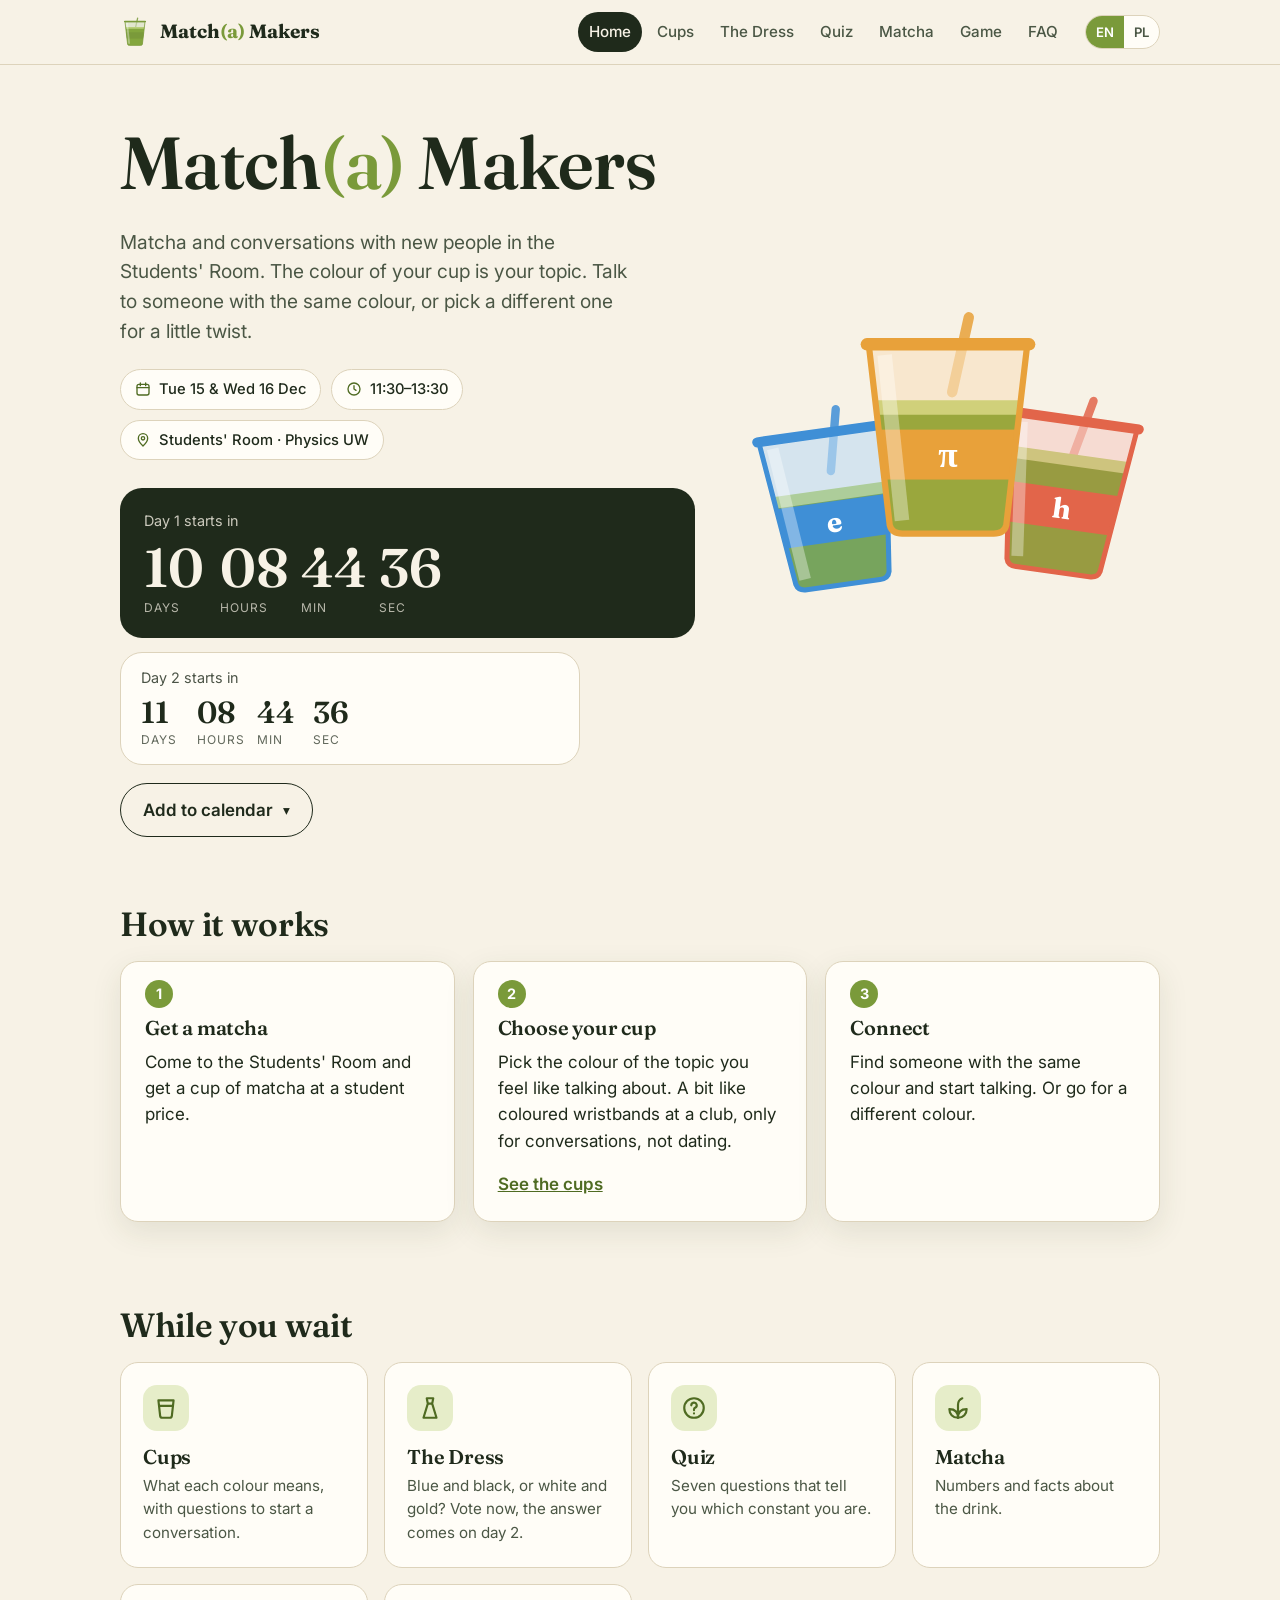
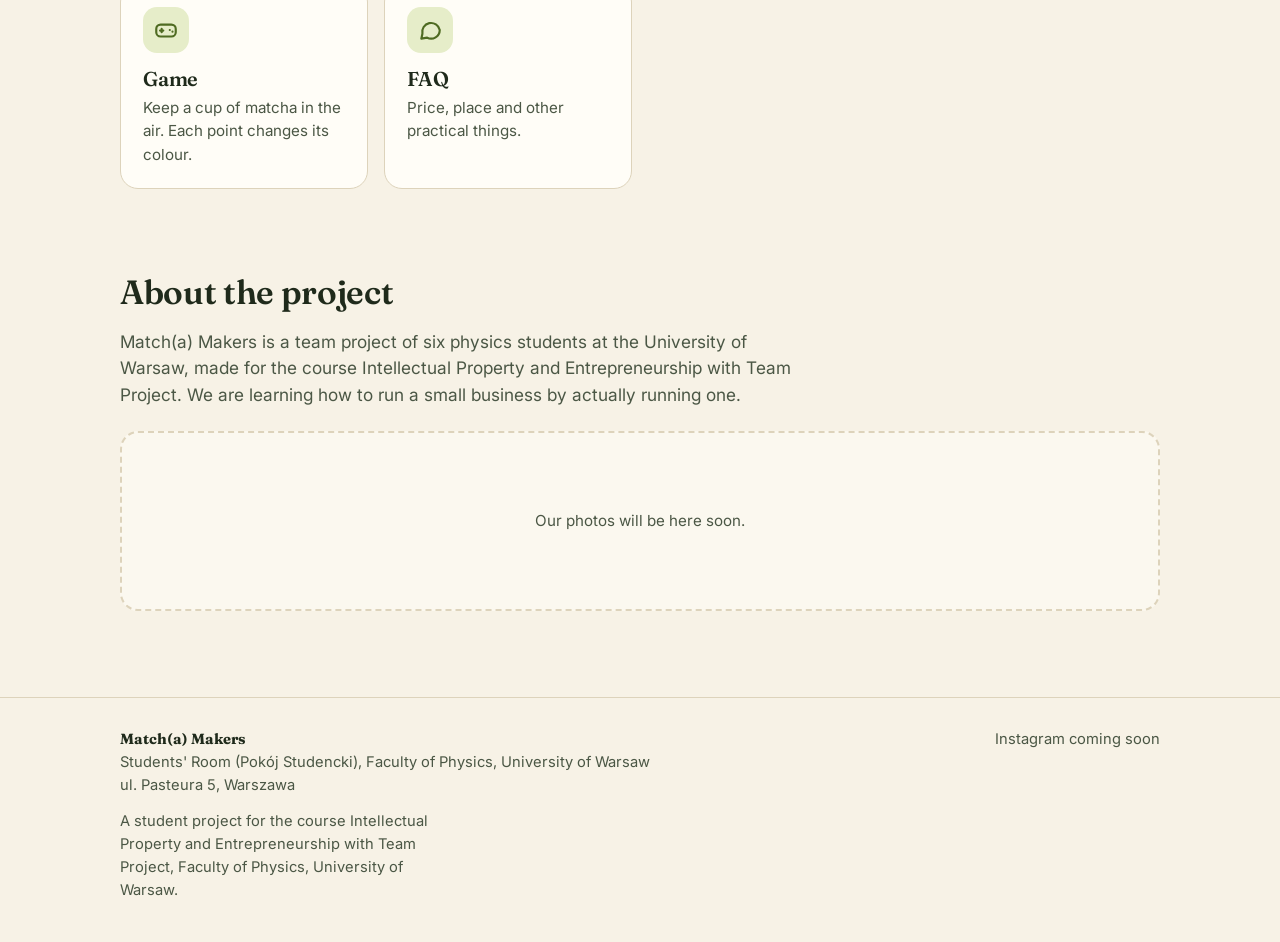
<file: index.html>
<!doctype html>
<html lang="en">
<head>
<meta charset="utf-8">
<meta name="viewport" content="width=device-width, initial-scale=1">
<title>Home · Match(a) Makers</title>
<meta name="description" content="Matcha and conversations with new people. Students' Room, Faculty of Physics, University of Warsaw.">
<meta property="og:title" content="Match(a) Makers">
<meta property="og:description" content="Matcha and conversations with new people. Students' Room, Faculty of Physics, University of Warsaw.">
<meta name="theme-color" content="#f7f2e6">
<link rel="icon" href="img/favicon.svg" type="image/svg+xml">
<link rel="preconnect" href="https://fonts.googleapis.com">
<link rel="preconnect" href="https://fonts.gstatic.com" crossorigin>
<link href="https://fonts.googleapis.com/css2?family=Fraunces:opsz,wght@9..144,500;9..144,600;9..144,700&family=Inter:wght@400;500;600;700&display=swap" rel="stylesheet">
<link rel="stylesheet" href="css/style.css">
</head>
<body data-page="home" data-title="nav.home">
<header id="site-header"></header>
<main>
<section class="hero">
  <div class="wrap hero-grid">
    <div>
      <h1>Match<span class="paren">(a)</span> Makers</h1>
      <p class="sub" data-i18n="home.sub"></p>
      <div class="hero-meta" id="hero-meta"></div>
      <div class="countdowns">
        <div class="countdown" id="cd-big"></div>
        <div class="countdown small" id="cd-small"></div>
      </div>
      <details class="cal-menu" id="cal-menu">
        <summary class="btn ghost" data-i18n="home.calendar"></summary>
        <div class="cal-options" id="cal-options"></div>
      </details>
    </div>
    <div class="hero-art" id="hero-art"></div>
  </div>
</section>

<section class="section">
  <div class="wrap">
    <h2 data-i18n="home.howTitle"></h2>
    <div class="grid grid-3 how-steps">
      <div class="card"><h3 data-i18n="home.step1t"></h3><p data-i18n="home.step1"></p></div>
      <div class="card"><h3 data-i18n="home.step2t"></h3><p data-i18n="home.step2"></p><p class="card-link"><a href="kubki.html" data-i18n="home.seeCups"></a></p></div>
      <div class="card"><h3 data-i18n="home.step3t"></h3><p data-i18n="home.step3"></p></div>
    </div>
  </div>
</section>

<section class="section">
  <div class="wrap">
    <h2 data-i18n="home.exploreTitle"></h2>
    <div class="tiles" id="tiles"></div>
  </div>
</section>

<section class="section">
  <div class="wrap">
    <h2 data-i18n="home.aboutTitle"></h2>
    <p class="about-text" data-i18n="home.about"></p>
    <!-- ZDJĘCIA: wrzuć pliki do folderu img/ i zamień ten blok na np.
         <div class="grid grid-3"><img src="img/zespol1.jpg" alt="" style="width:100%;border-radius:18px"></div> -->
    <div class="photo-slot" data-i18n="home.photos"></div>
  </div>
</section>
</main>
<footer id="site-footer"></footer>
<script src="js/config.js"></script>
<script src="js/i18n.js"></script>
<script src="js/data/cups.js"></script>
<script src="js/common.js"></script>
<script src="js/leaderboard.js"></script>
<script src="js/pages/home.js"></script>
</body>
</html>
</file>
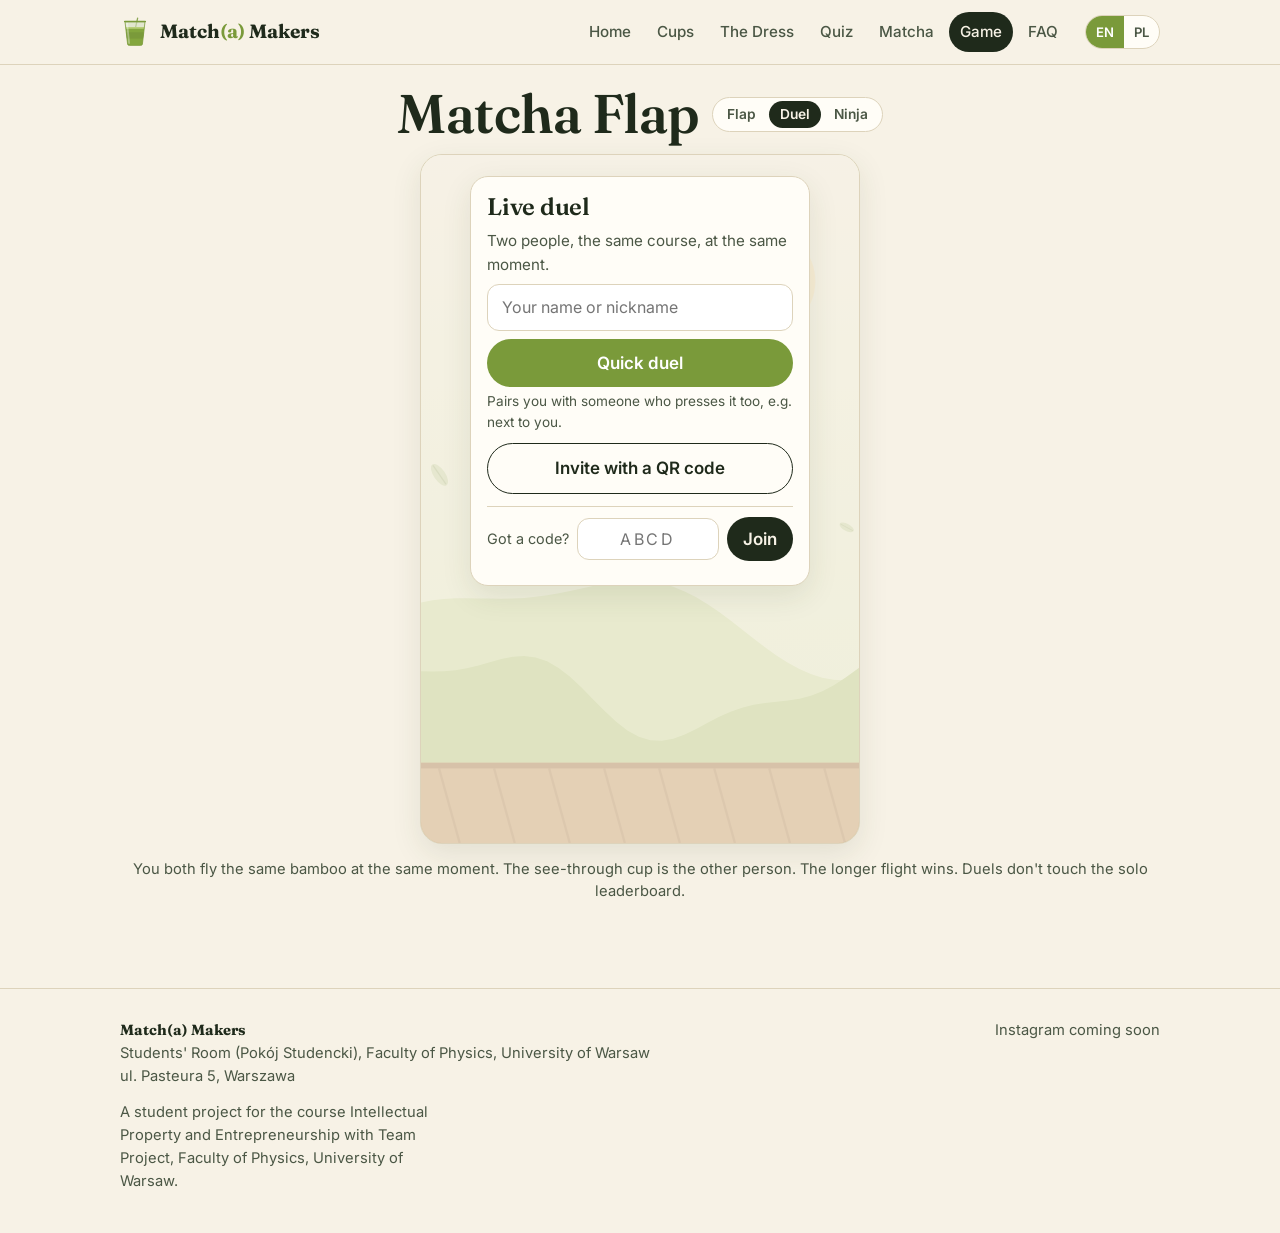
<file: duel.html>
<!doctype html>
<html lang="en">
<head>
<meta charset="utf-8">
<meta name="viewport" content="width=device-width, initial-scale=1">
<title>Duel · Match(a) Makers</title>
<meta name="description" content="Matcha and conversations with new people. Students' Room, Faculty of Physics, University of Warsaw.">
<meta property="og:title" content="Match(a) Makers">
<meta property="og:description" content="Matcha and conversations with new people. Students' Room, Faculty of Physics, University of Warsaw.">
<meta name="theme-color" content="#f7f2e6">
<link rel="icon" href="img/favicon.svg" type="image/svg+xml">
<link rel="preconnect" href="https://fonts.googleapis.com">
<link rel="preconnect" href="https://fonts.gstatic.com" crossorigin>
<link href="https://fonts.googleapis.com/css2?family=Fraunces:opsz,wght@9..144,500;9..144,600;9..144,700&family=Inter:wght@400;500;600;700&display=swap" rel="stylesheet">
<link rel="stylesheet" href="css/style.css">
</head>
<body data-page="game" data-title="duel.pageTitle">
<header id="site-header"></header>
<main>
<section class="game-wrap wrap duel-wrap" id="duel-wrap">
  <div class="game-title-row">
    <h1 data-i18n="game.title"></h1>
    <nav class="game-tabs hidden" id="game-tabs" data-i18n-aria="tabs.aria"></nav>
  </div>
  <div class="game-frame" id="duel-frame">
    <canvas id="duel-game"></canvas>
    <div class="duel-opp hidden" id="duel-opp"><i></i><span></span></div>
    <div class="duel-count hidden" id="duel-count" aria-live="assertive"></div>
    <div class="frame-status hidden" id="duel-status" aria-live="polite"><span></span></div>

    <div class="nick-panel duel-panel" id="duel-panel">

      <!-- start: imię + szybki duel / duel ze znajomym / wpisz kod -->
      <div class="nick-card duel-card hidden" id="card-home">
        <h2 class="nick-title" data-i18n="duel.title"></h2>
        <p class="nick-text" data-i18n="duel.intro"></p>
        <label class="sr-only" for="duel-nick" data-i18n="duel.nameLabel"></label>
        <input class="duel-input" id="duel-nick" type="text" maxlength="20" data-i18n-ph="duel.namePh" autocomplete="off" autocapitalize="words" autocorrect="off" spellcheck="false" enterkeyhint="go">
        <button class="btn green" type="button" id="btn-quick" data-i18n="duel.quick"></button>
        <p class="duel-hint" data-i18n="duel.quickHint"></p>
        <button class="btn ghost" type="button" id="btn-friend" data-i18n="duel.friend"></button>
        <form class="duel-code-row" id="code-form" autocomplete="off" novalidate>
          <label class="duel-code-label" for="code-in" data-i18n="duel.haveCode"></label>
          <input class="duel-input code" id="code-in" type="text" maxlength="4" data-i18n-ph="duel.codePh" autocapitalize="characters" autocorrect="off" spellcheck="false" enterkeyhint="go">
          <button class="btn" type="submit" data-i18n="duel.join"></button>
        </form>
        <p class="nick-msg" id="home-msg" aria-live="polite"></p>
      </div>

      <!-- szybki duel: czekanie na drugą osobę -->
      <div class="nick-card duel-card hidden" id="card-wait">
        <h2 class="nick-title duel-waiting-title"><span id="wait-title"></span><span class="dots" aria-hidden="true"></span></h2>
        <p class="nick-text" id="wait-text"></p>
        <button class="link-btn" type="button" id="btn-cancel-wait" data-i18n="game.cancel"></button>
      </div>

      <!-- duel ze znajomym: kod QR do pokazania -->
      <div class="nick-card duel-card hidden" id="card-host">
        <h2 class="nick-title" data-i18n="duel.showCode"></h2>
        <div class="duel-qr" id="host-qr" role="img" data-i18n-aria="duel.qrAria"></div>
        <p class="duel-code" id="host-code"></p>
        <p class="nick-text" data-i18n="duel.showCodeText"></p>
        <button class="btn ghost" type="button" id="btn-share" data-i18n="duel.share"></button>
        <p class="nick-msg" id="host-msg" aria-live="polite"></p>
        <p class="duel-waiting"><span data-i18n="duel.waitingFor"></span><span class="dots" aria-hidden="true"></span></p>
        <button class="link-btn" type="button" id="btn-cancel-host" data-i18n="game.cancel"></button>
      </div>

      <!-- wejście z kodu QR / linku -->
      <form class="nick-card duel-card hidden" id="card-join" autocomplete="off" novalidate>
        <h2 class="nick-title" id="join-title"></h2>
        <p class="nick-text" data-i18n="duel.joinText"></p>
        <label class="sr-only" for="join-nick" data-i18n="duel.nameLabel"></label>
        <div class="nick-row">
          <input id="join-nick" type="text" maxlength="20" data-i18n-ph="duel.namePh" autocapitalize="words" autocorrect="off" spellcheck="false" enterkeyhint="go">
          <button class="btn green" type="submit" id="btn-join" data-i18n="duel.join"></button>
        </div>
        <p class="nick-msg" id="join-msg" aria-live="polite"></p>
        <button class="link-btn" type="button" id="btn-join-back" data-i18n="duel.back"></button>
      </form>

      <!-- obie osoby w pokoju: Gotowe -->
      <div class="nick-card duel-card hidden" id="card-lobby">
        <h2 class="nick-title duel-vs" id="lobby-title"></h2>
        <ul class="duel-ready" id="lobby-list"></ul>
        <button class="btn green" type="button" id="btn-ready" data-i18n="duel.ready"></button>
        <button class="link-btn" type="button" id="btn-leave" data-i18n="duel.leave"></button>
      </div>

      <!-- wynik rundy -->
      <div class="nick-card duel-card hidden" id="card-result">
        <h2 class="nick-title" id="res-title"></h2>
        <div class="duel-score" id="res-score"></div>
        <p class="nick-text" id="res-series"></p>
        <p class="duel-opp-note" id="res-opp" aria-live="polite"></p>
        <button class="btn green" type="button" id="btn-rematch" data-i18n="duel.rematch"></button>
        <button class="link-btn" type="button" id="btn-leave2" data-i18n="duel.leave"></button>
      </div>

      <!-- komunikat (ktoś wyszedł, duel wygasł, brak połączenia) -->
      <div class="nick-card duel-card hidden" id="card-msg">
        <h2 class="nick-title" id="msg-title"></h2>
        <p class="nick-text" id="msg-text"></p>
        <button class="btn green" type="button" id="btn-msg" data-i18n="duel.newDuel"></button>
      </div>

      <!-- duel nie ma jeszcze ustawień Firebase -->
      <div class="nick-card duel-card hidden" id="card-off">
        <h2 class="nick-title" data-i18n="duel.offTitle"></h2>
        <p class="nick-text" data-i18n="duel.offText"></p>
        <a class="btn green" href="gra.html" data-i18n="duel.playSolo"></a>
      </div>
    </div>
  </div>
  <p class="game-help" data-i18n="duel.help"></p>
</section>
</main>
<footer id="site-footer"></footer>
<script src="js/config.js"></script>
<script src="js/i18n.js"></script>
<script src="js/data/cups.js"></script>
<script src="gra/flappy.js"></script>
<script src="gra/flappy-duel.js"></script>
<script src="js/common.js"></script>
<script src="js/game-tabs.js"></script>
<script src="js/vendor/qrcode.js"></script>
<script src="js/vendor/firebase-app-compat.js"></script>
<script src="js/vendor/firebase-database-compat.js"></script>
<script src="js/duel-demo-db.js"></script>
<script src="js/pages/duel-page.js"></script>
</body>
</html>
</file>
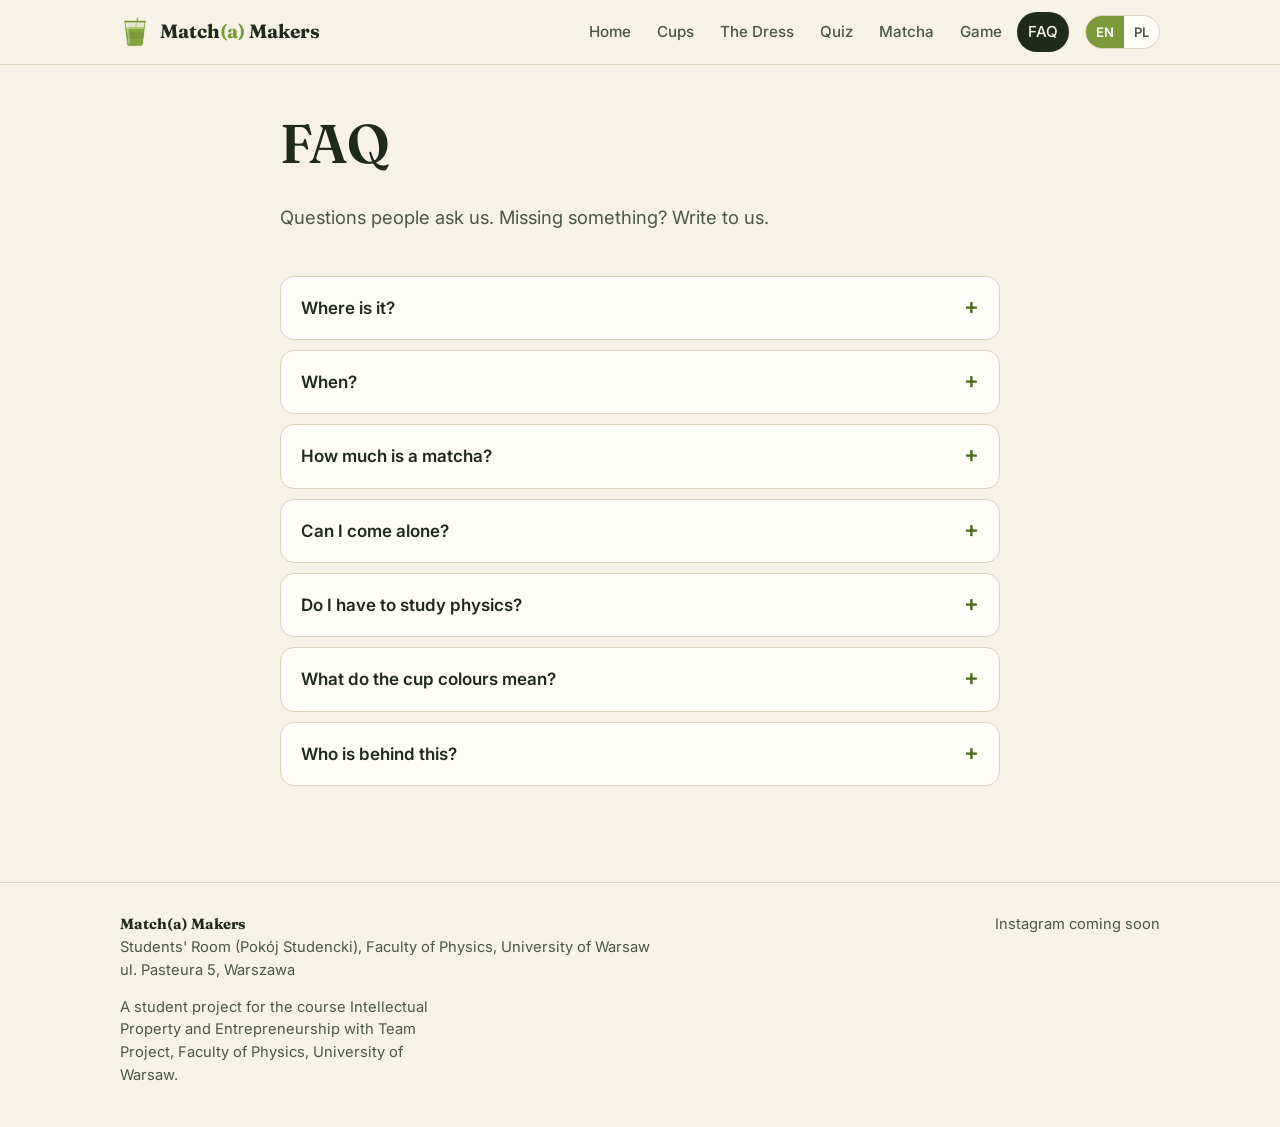
<file: faq.html>
<!doctype html>
<html lang="en">
<head>
<meta charset="utf-8">
<meta name="viewport" content="width=device-width, initial-scale=1">
<title>FAQ · Match(a) Makers</title>
<meta name="description" content="Matcha and conversations with new people. Students' Room, Faculty of Physics, University of Warsaw.">
<meta property="og:title" content="Match(a) Makers">
<meta property="og:description" content="Matcha and conversations with new people. Students' Room, Faculty of Physics, University of Warsaw.">
<meta name="theme-color" content="#f7f2e6">
<link rel="icon" href="img/favicon.svg" type="image/svg+xml">
<link rel="preconnect" href="https://fonts.googleapis.com">
<link rel="preconnect" href="https://fonts.gstatic.com" crossorigin>
<link href="https://fonts.googleapis.com/css2?family=Fraunces:opsz,wght@9..144,500;9..144,600;9..144,700&family=Inter:wght@400;500;600;700&display=swap" rel="stylesheet">
<link rel="stylesheet" href="css/style.css">
</head>
<body data-page="faq" data-title="nav.faq">
<header id="site-header"></header>
<main>
<section class="page-head">
  <div class="wrap wrap-narrow">
    <h1 data-i18n="faq.title"></h1>
    <p class="lead" data-i18n="faq.lead"></p>
  </div>
</section>
<section class="section" style="padding-top:8px">
  <div class="wrap wrap-narrow faq" id="faq"></div>
</section>
</main>
<footer id="site-footer"></footer>
<script src="js/config.js"></script>
<script src="js/i18n.js"></script>
<script src="js/data/cups.js"></script>
<script src="js/data/faq.js"></script>
<script src="js/common.js"></script>
<script src="js/pages/faq.js"></script>
</body>
</html>
</file>
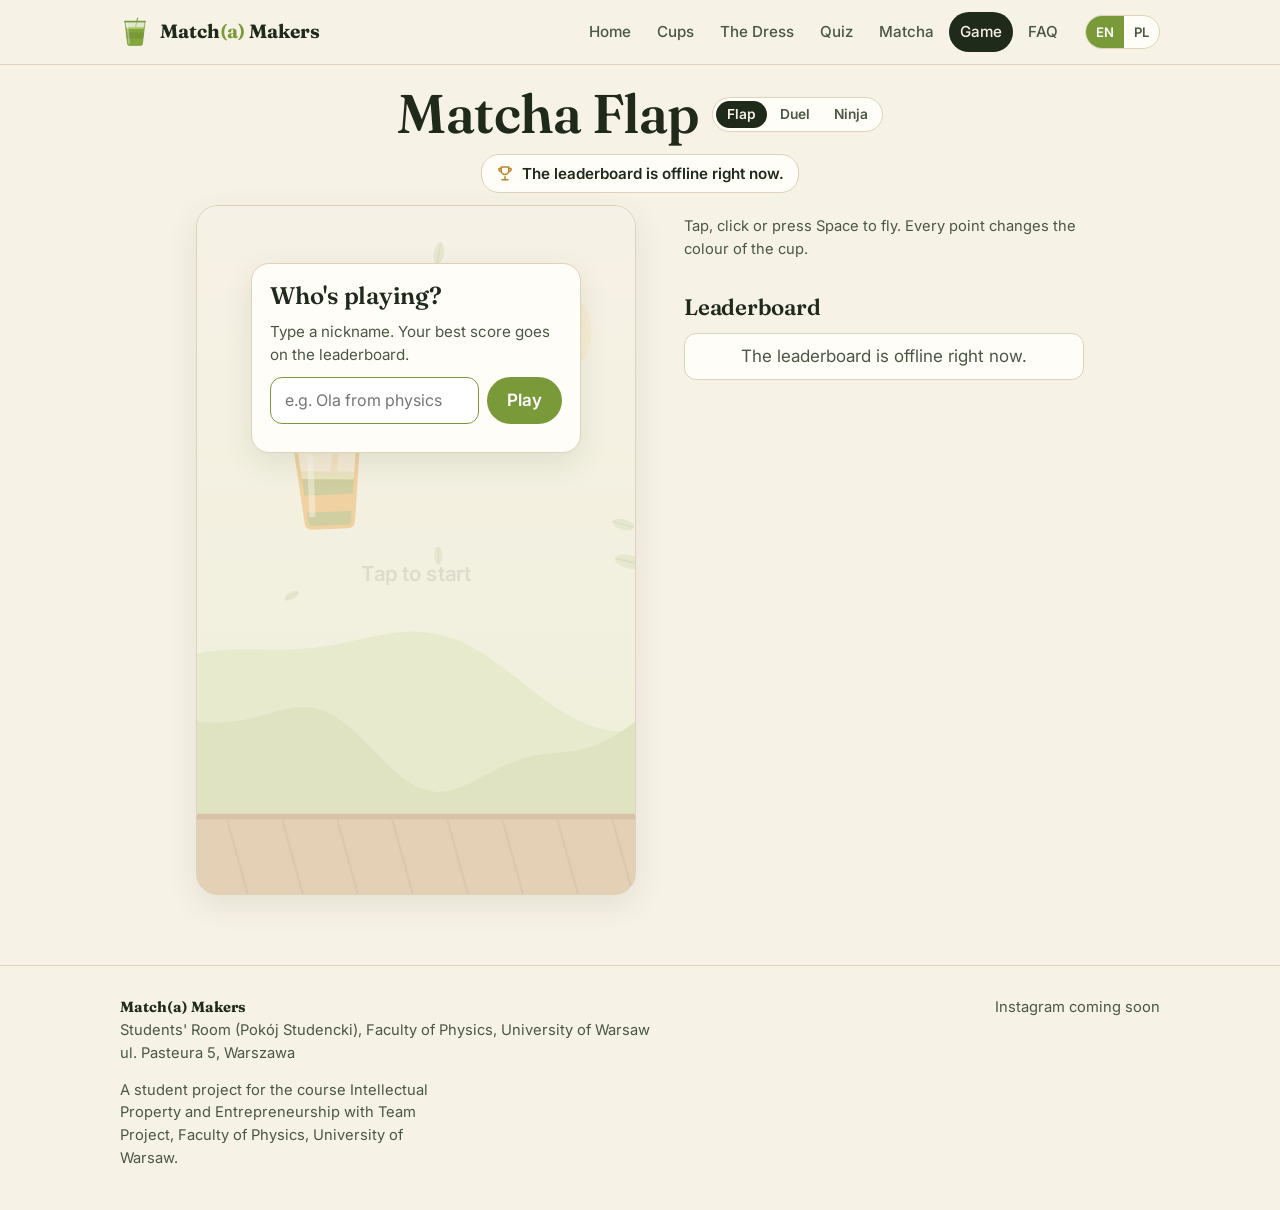
<file: gra.html>
<!doctype html>
<html lang="en">
<head>
<meta charset="utf-8">
<meta name="viewport" content="width=device-width, initial-scale=1">
<title>Game · Match(a) Makers</title>
<meta name="description" content="Matcha and conversations with new people. Students' Room, Faculty of Physics, University of Warsaw.">
<meta property="og:title" content="Match(a) Makers">
<meta property="og:description" content="Matcha and conversations with new people. Students' Room, Faculty of Physics, University of Warsaw.">
<meta name="theme-color" content="#f7f2e6">
<link rel="icon" href="img/favicon.svg" type="image/svg+xml">
<link rel="preconnect" href="https://fonts.googleapis.com">
<link rel="preconnect" href="https://fonts.gstatic.com" crossorigin>
<link href="https://fonts.googleapis.com/css2?family=Fraunces:opsz,wght@9..144,500;9..144,600;9..144,700&family=Inter:wght@400;500;600;700&display=swap" rel="stylesheet">
<link rel="stylesheet" href="css/style.css">
</head>
<body data-page="game" data-title="nav.game">
<header id="site-header"></header>
<main>
<section class="game-wrap wrap" id="game-wrap">
  <div class="game-title-row">
    <h1 data-i18n="game.title"></h1>
    <nav class="game-tabs hidden" id="game-tabs" data-i18n-aria="tabs.aria"></nav>
  </div>
  <div class="record-bar hidden" id="record-bar"></div>
  <div class="game-frame" id="game-frame">
    <canvas id="game"></canvas>
    <div class="frame-status hidden" id="frame-status" aria-hidden="true"><span></span></div>
    <form class="nick-panel hidden" id="nick-panel" autocomplete="off" novalidate>
      <div class="nick-card">
        <h2 class="nick-title" id="nick-title" data-i18n="game.who"></h2>
        <p class="nick-text" id="nick-text" data-i18n="game.whoText"></p>
        <div class="nick-row">
          <label class="sr-only" for="nick" data-i18n="game.nick"></label>
          <input id="nick" name="nick" type="text" maxlength="30" data-i18n-ph="game.nickPh" enterkeyhint="go" autocapitalize="words" autocorrect="off" spellcheck="false">
          <button class="btn green" type="submit" id="play-btn" data-i18n="game.play"></button>
        </div>
        <p class="nick-msg" id="nick-msg" aria-live="polite"></p>
        <button class="link-btn hidden" type="button" id="nick-cancel" data-i18n="game.cancel"></button>
      </div>
    </form>
  </div>
  <div class="player-bar hidden" id="player-bar">
    <p class="player-who"><span id="player-name"></span> <button class="link-btn" type="button" id="change-nick" data-i18n="game.changeNick"></button></p>
    <p class="player-status" id="player-status" aria-live="polite"></p>
  </div>
  <p class="game-help" data-i18n="game.help"></p>
  <div class="board-wrap hidden" id="board-wrap">
    <div class="board-head">
      <h2 data-i18n="game.board"></h2>
      <span class="board-count" id="board-count"></span>
    </div>
    <ol class="board" id="board"></ol>
    <button class="btn ghost board-more hidden" type="button" id="board-more" aria-controls="board" aria-expanded="false"></button>
  </div>
</section>
</main>
<footer id="site-footer"></footer>
<script src="js/config.js"></script>
<script src="js/i18n.js"></script>
<script src="js/data/cups.js"></script>
<script src="gra/flappy.js"></script>
<script src="js/common.js"></script>
<script src="js/game-tabs.js"></script>
<script src="js/leaderboard.js"></script>
<script src="js/pages/game-page.js"></script>
</body>
</html>
</file>
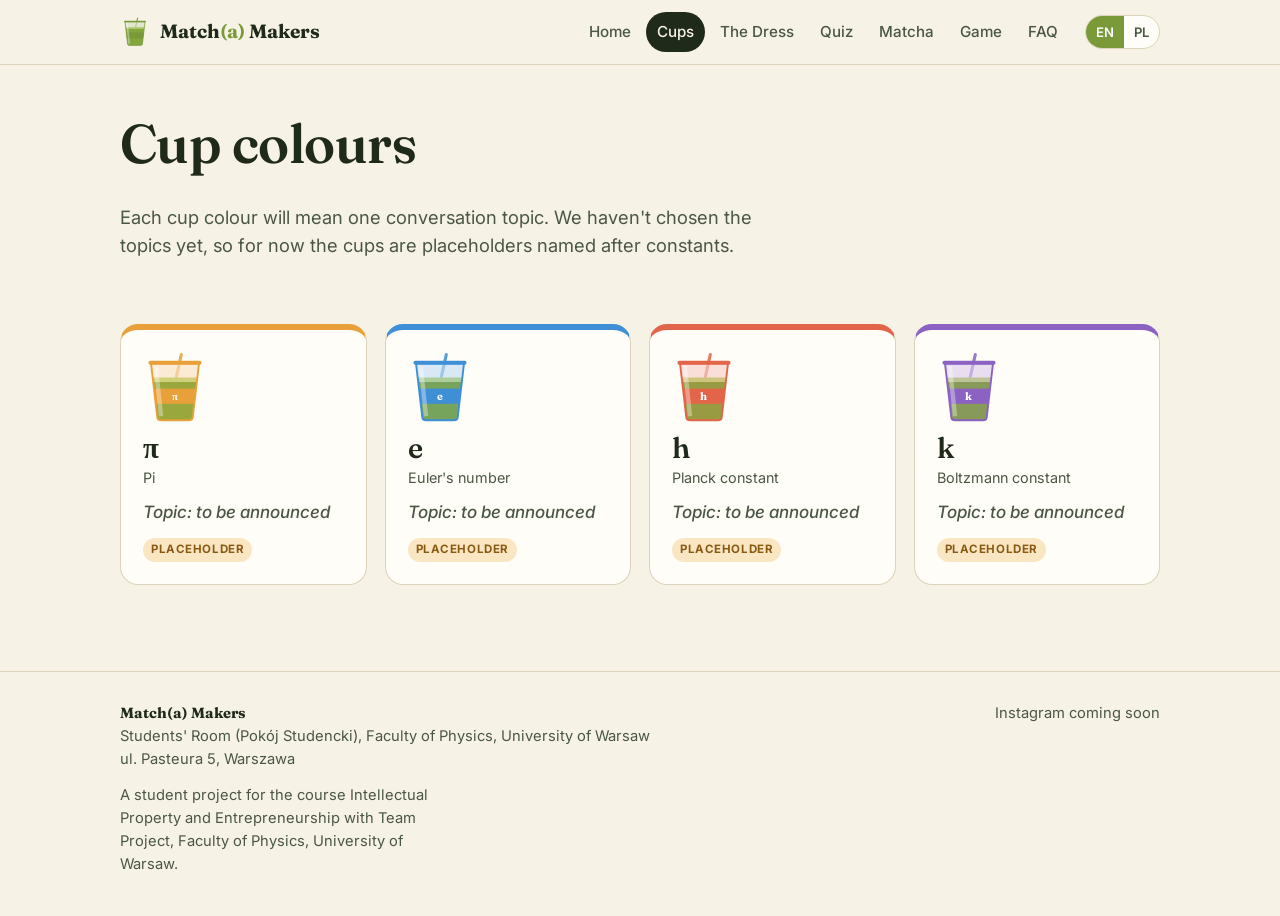
<file: kubki.html>
<!doctype html>
<html lang="en">
<head>
<meta charset="utf-8">
<meta name="viewport" content="width=device-width, initial-scale=1">
<title>Cups · Match(a) Makers</title>
<meta name="description" content="Matcha and conversations with new people. Students' Room, Faculty of Physics, University of Warsaw.">
<meta property="og:title" content="Match(a) Makers">
<meta property="og:description" content="Matcha and conversations with new people. Students' Room, Faculty of Physics, University of Warsaw.">
<meta name="theme-color" content="#f7f2e6">
<link rel="icon" href="img/favicon.svg" type="image/svg+xml">
<link rel="preconnect" href="https://fonts.googleapis.com">
<link rel="preconnect" href="https://fonts.gstatic.com" crossorigin>
<link href="https://fonts.googleapis.com/css2?family=Fraunces:opsz,wght@9..144,500;9..144,600;9..144,700&family=Inter:wght@400;500;600;700&display=swap" rel="stylesheet">
<link rel="stylesheet" href="css/style.css">
</head>
<body data-page="cups" data-title="nav.cups">
<header id="site-header"></header>
<main>
<section class="page-head">
  <div class="wrap">
    <h1 data-i18n="cups.title"></h1>
    <p class="lead" data-i18n="cups.lead"></p>
  </div>
</section>
<section class="section">
  <div class="wrap">
    <div class="cup-grid" id="cup-grid"></div>
  </div>
</section>
</main>
<footer id="site-footer"></footer>
<script src="js/config.js"></script>
<script src="js/i18n.js"></script>
<script src="js/data/cups.js"></script>
<script src="js/common.js"></script>
<script src="js/pages/cups.js"></script>
</body>
</html>
</file>
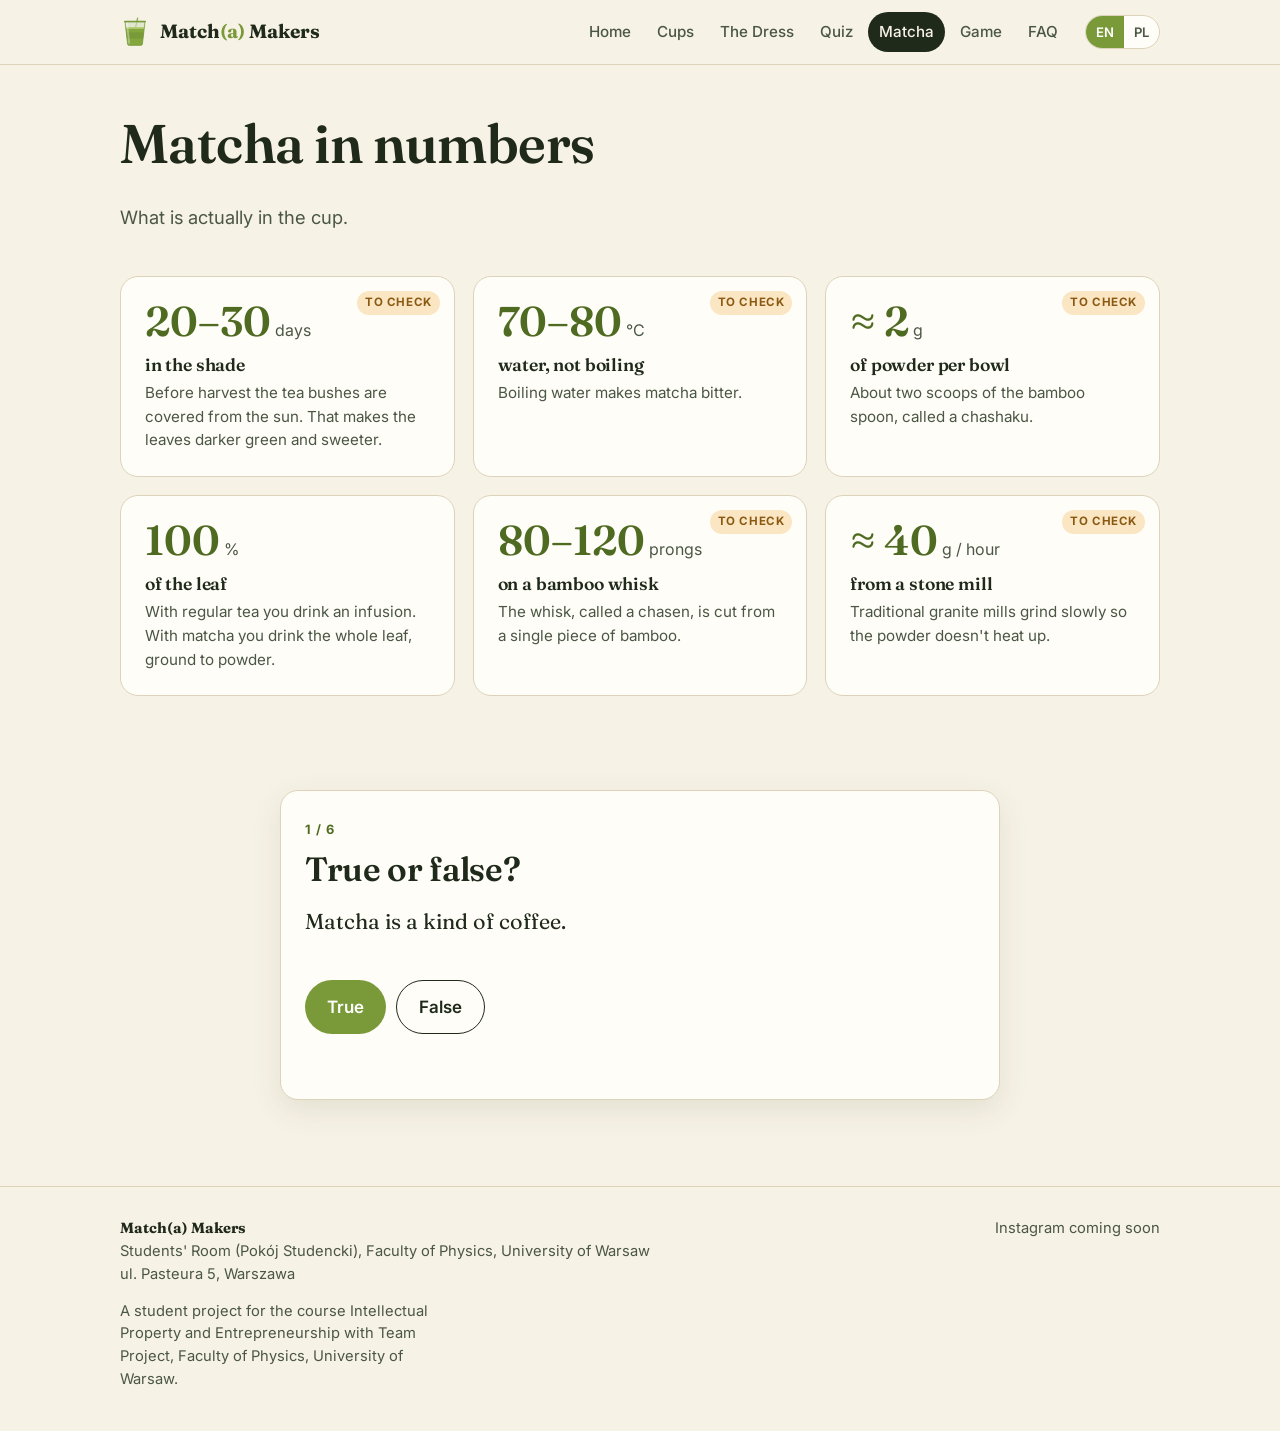
<file: matcha.html>
<!doctype html>
<html lang="en">
<head>
<meta charset="utf-8">
<meta name="viewport" content="width=device-width, initial-scale=1">
<title>Matcha · Match(a) Makers</title>
<meta name="description" content="Matcha and conversations with new people. Students' Room, Faculty of Physics, University of Warsaw.">
<meta property="og:title" content="Match(a) Makers">
<meta property="og:description" content="Matcha and conversations with new people. Students' Room, Faculty of Physics, University of Warsaw.">
<meta name="theme-color" content="#f7f2e6">
<link rel="icon" href="img/favicon.svg" type="image/svg+xml">
<link rel="preconnect" href="https://fonts.googleapis.com">
<link rel="preconnect" href="https://fonts.gstatic.com" crossorigin>
<link href="https://fonts.googleapis.com/css2?family=Fraunces:opsz,wght@9..144,500;9..144,600;9..144,700&family=Inter:wght@400;500;600;700&display=swap" rel="stylesheet">
<link rel="stylesheet" href="css/style.css">
</head>
<body data-page="matcha" data-title="nav.matcha">
<header id="site-header"></header>
<main>
<section class="page-head">
  <div class="wrap">
    <h1 data-i18n="matcha.title"></h1>
    <p class="lead" data-i18n="matcha.lead"></p>
  </div>
</section>
<section class="section" style="padding-top:8px">
  <div class="wrap">
    <div class="num-grid" id="numbers"></div>
  </div>
</section>
<section class="section">
  <div class="wrap wrap-narrow">
    <div class="card tf">
      <span class="eyebrow" id="tf-count"></span>
      <h2 data-i18n="matcha.tfTitle"></h2>
      <div class="tf-q" id="tf-q"></div>
      <div class="tf-btns" id="tf-btns"></div>
      <div class="tf-msg" id="tf-msg"></div>
    </div>
  </div>
</section>
</main>
<footer id="site-footer"></footer>
<script src="js/config.js"></script>
<script src="js/i18n.js"></script>
<script src="js/data/cups.js"></script>
<script src="js/data/matcha.js"></script>
<script src="js/common.js"></script>
<script src="js/pages/matcha.js"></script>
</body>
</html>
</file>
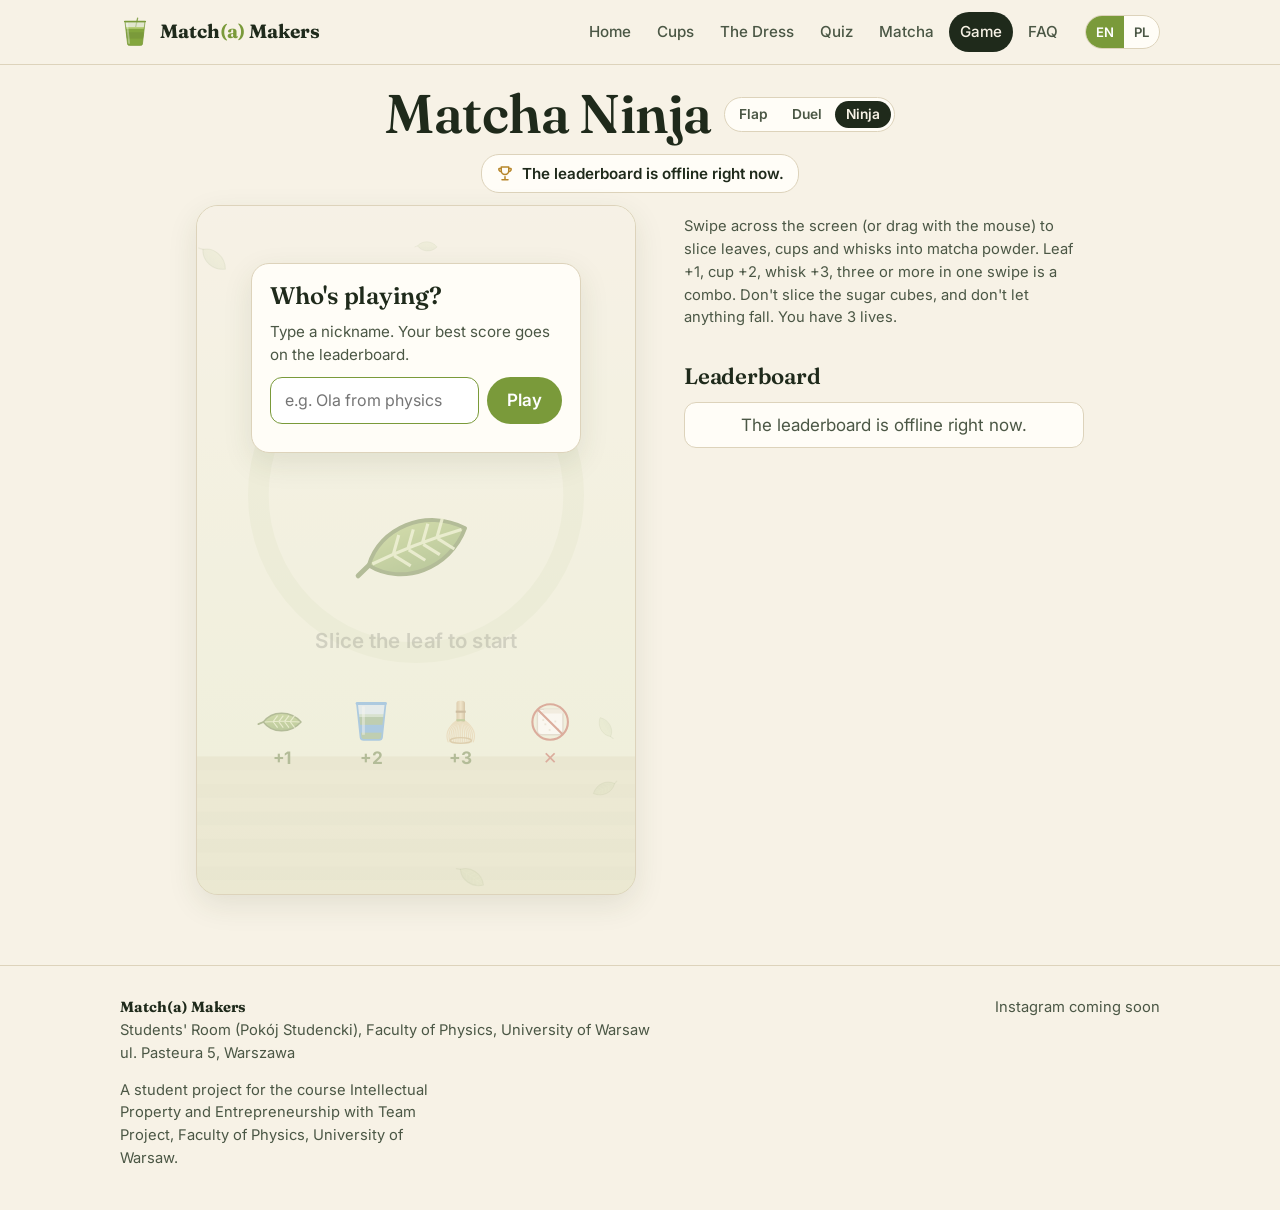
<file: ninja.html>
<!doctype html>
<html lang="en">
<head>
<meta charset="utf-8">
<meta name="viewport" content="width=device-width, initial-scale=1">
<title>Matcha Ninja · Match(a) Makers</title>
<meta name="description" content="Matcha and conversations with new people. Students' Room, Faculty of Physics, University of Warsaw.">
<meta property="og:title" content="Match(a) Makers">
<meta property="og:description" content="Matcha and conversations with new people. Students' Room, Faculty of Physics, University of Warsaw.">
<meta name="theme-color" content="#f7f2e6">
<link rel="icon" href="img/favicon.svg" type="image/svg+xml">
<link rel="preconnect" href="https://fonts.googleapis.com">
<link rel="preconnect" href="https://fonts.gstatic.com" crossorigin>
<link href="https://fonts.googleapis.com/css2?family=Fraunces:opsz,wght@9..144,500;9..144,600;9..144,700&family=Inter:wght@400;500;600;700&display=swap" rel="stylesheet">
<link rel="stylesheet" href="css/style.css">
</head>
<body data-page="game" data-title="ninja.title">
<header id="site-header"></header>
<main>
<section class="game-wrap wrap" id="game-wrap">
  <div class="game-title-row">
    <h1 data-i18n="ninja.title"></h1>
    <nav class="game-tabs hidden" id="game-tabs" data-i18n-aria="tabs.aria"></nav>
  </div>
  <div class="record-bar hidden" id="record-bar"></div>
  <div class="game-frame ninja-frame" id="game-frame">
    <canvas id="game"></canvas>
    <div class="frame-status hidden" id="frame-status" aria-hidden="true"><span></span></div>
    <form class="nick-panel hidden" id="nick-panel" autocomplete="off" novalidate>
      <div class="nick-card">
        <h2 class="nick-title" id="nick-title" data-i18n="game.who"></h2>
        <p class="nick-text" id="nick-text" data-i18n="game.whoText"></p>
        <div class="nick-row">
          <label class="sr-only" for="nick" data-i18n="game.nick"></label>
          <input id="nick" name="nick" type="text" maxlength="30" data-i18n-ph="game.nickPh" enterkeyhint="go" autocapitalize="words" autocorrect="off" spellcheck="false">
          <button class="btn green" type="submit" id="play-btn" data-i18n="game.play"></button>
        </div>
        <p class="nick-msg" id="nick-msg" aria-live="polite"></p>
        <button class="link-btn hidden" type="button" id="nick-cancel" data-i18n="game.cancel"></button>
      </div>
    </form>
  </div>
  <div class="player-bar hidden" id="player-bar">
    <p class="player-who"><span id="player-name"></span> <button class="link-btn" type="button" id="change-nick" data-i18n="game.changeNick"></button></p>
    <p class="player-status" id="player-status" aria-live="polite"></p>
  </div>
  <p class="game-help" data-i18n="ninja.help"></p>
  <div class="board-wrap hidden" id="board-wrap">
    <div class="board-head">
      <h2 data-i18n="game.board"></h2>
      <span class="board-count" id="board-count"></span>
    </div>
    <ol class="board" id="board"></ol>
    <button class="btn ghost board-more hidden" type="button" id="board-more" aria-controls="board" aria-expanded="false"></button>
  </div>
</section>
</main>
<footer id="site-footer"></footer>
<script src="js/config.js"></script>
<script src="js/i18n.js"></script>
<script src="js/data/cups.js"></script>
<script src="gra/ninja.js"></script>
<script src="js/common.js"></script>
<script src="js/game-tabs.js"></script>
<script src="js/ninja-board.js"></script>
<script src="js/pages/ninja-page.js"></script>
</body>
</html>
</file>
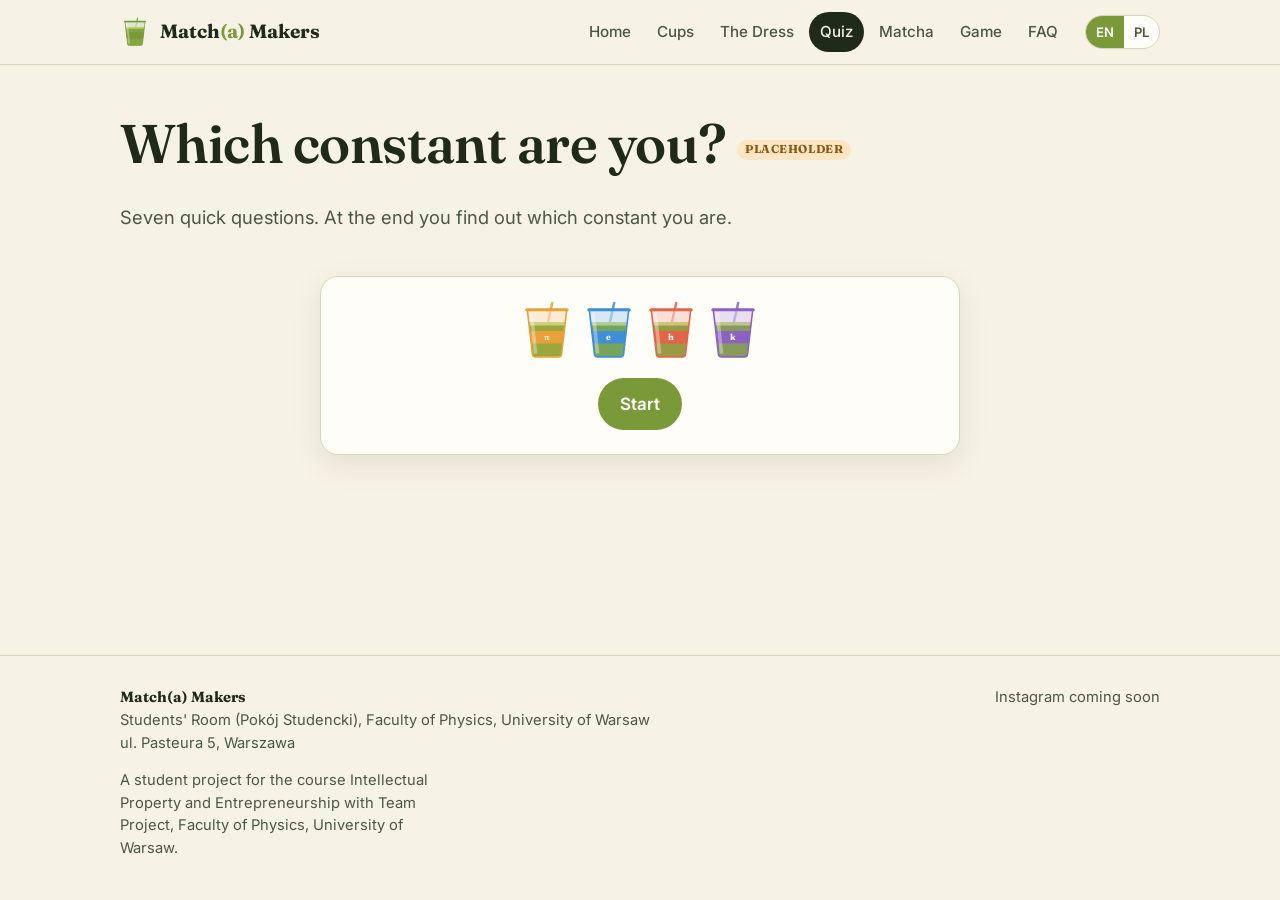
<file: quiz.html>
<!doctype html>
<html lang="en">
<head>
<meta charset="utf-8">
<meta name="viewport" content="width=device-width, initial-scale=1">
<title>Quiz · Match(a) Makers</title>
<meta name="description" content="Matcha and conversations with new people. Students' Room, Faculty of Physics, University of Warsaw.">
<meta property="og:title" content="Match(a) Makers">
<meta property="og:description" content="Matcha and conversations with new people. Students' Room, Faculty of Physics, University of Warsaw.">
<meta name="theme-color" content="#f7f2e6">
<link rel="icon" href="img/favicon.svg" type="image/svg+xml">
<link rel="preconnect" href="https://fonts.googleapis.com">
<link rel="preconnect" href="https://fonts.gstatic.com" crossorigin>
<link href="https://fonts.googleapis.com/css2?family=Fraunces:opsz,wght@9..144,500;9..144,600;9..144,700&family=Inter:wght@400;500;600;700&display=swap" rel="stylesheet">
<link rel="stylesheet" href="css/style.css">
</head>
<body data-page="quiz" data-title="nav.quiz">
<header id="site-header"></header>
<main>
<section class="page-head">
  <div class="wrap">
    <h1><span data-i18n="quiz.title"></span> <span class="badge" data-i18n="placeholder"></span></h1>
    <p class="lead" data-i18n="quiz.lead"></p>
  </div>
</section>
<section class="section" style="padding-top:8px">
  <div class="wrap">
    <div class="card quiz-card" id="quiz"></div>
  </div>
</section>
</main>
<footer id="site-footer"></footer>
<script src="js/config.js"></script>
<script src="js/i18n.js"></script>
<script src="js/data/cups.js"></script>
<script src="js/data/quiz.js"></script>
<script src="js/common.js"></script>
<script src="js/pages/quiz.js"></script>
</body>
</html>
</file>
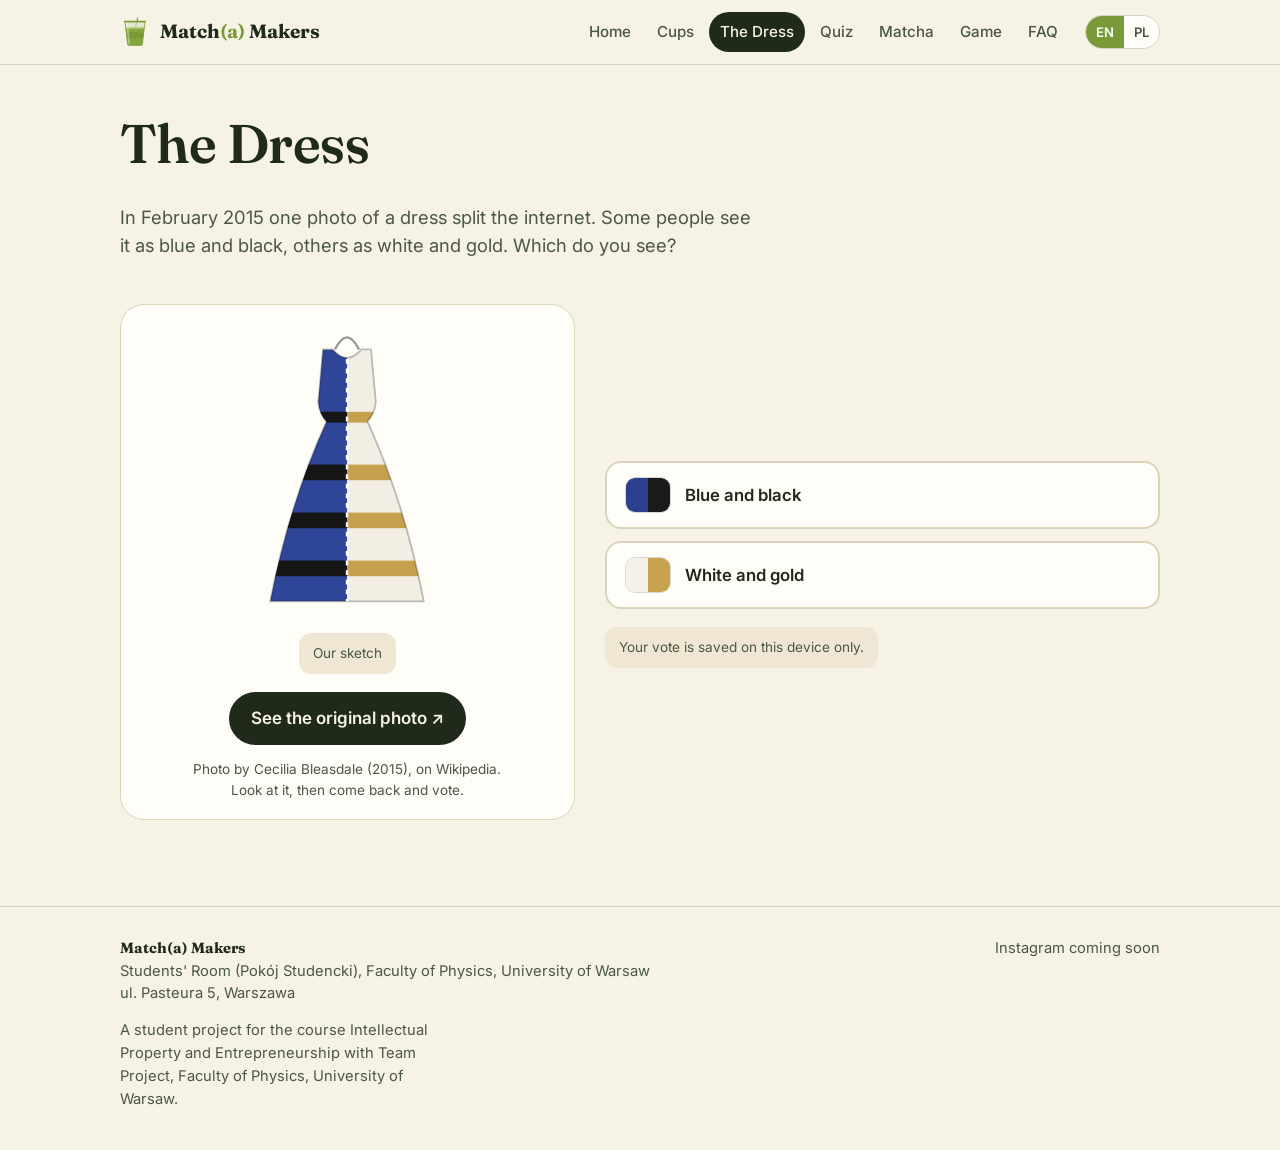
<file: sukienka.html>
<!doctype html>
<html lang="en">
<head>
<meta charset="utf-8">
<meta name="viewport" content="width=device-width, initial-scale=1">
<title>The Dress · Match(a) Makers</title>
<meta name="description" content="Matcha and conversations with new people. Students' Room, Faculty of Physics, University of Warsaw.">
<meta property="og:title" content="Match(a) Makers">
<meta property="og:description" content="Matcha and conversations with new people. Students' Room, Faculty of Physics, University of Warsaw.">
<meta name="theme-color" content="#f7f2e6">
<link rel="icon" href="img/favicon.svg" type="image/svg+xml">
<link rel="preconnect" href="https://fonts.googleapis.com">
<link rel="preconnect" href="https://fonts.gstatic.com" crossorigin>
<link href="https://fonts.googleapis.com/css2?family=Fraunces:opsz,wght@9..144,500;9..144,600;9..144,700&family=Inter:wght@400;500;600;700&display=swap" rel="stylesheet">
<link rel="stylesheet" href="css/style.css">
</head>
<body data-page="dress" data-title="nav.dress">
<header id="site-header"></header>
<main>
<section class="page-head">
  <div class="wrap">
    <h1 data-i18n="dress.title"></h1>
    <p class="lead" data-i18n="dress.lead"></p>
  </div>
</section>
<section class="section" style="padding-top:8px">
  <div class="wrap">
    <div class="dress-stage">
      <div class="dress-img" id="dress-img"></div>
      <div id="dress-panel"></div>
    </div>
  </div>
</section>
</main>
<footer id="site-footer"></footer>
<script src="js/config.js"></script>
<script src="js/i18n.js"></script>
<script src="js/data/cups.js"></script>
<script src="js/common.js"></script>
<script src="js/pages/dress.js"></script>
</body>
</html>
</file>
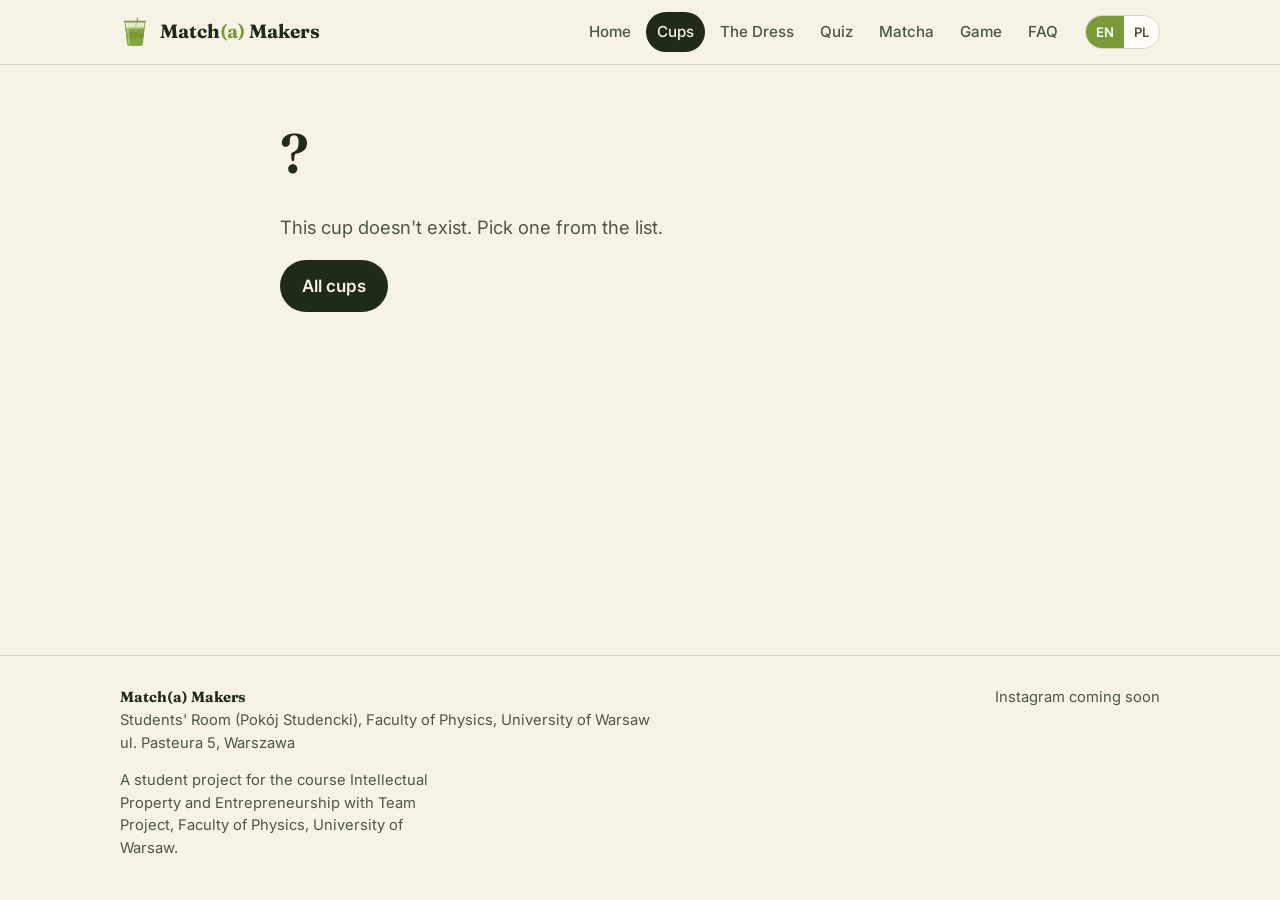
<file: temat.html>
<!doctype html>
<html lang="en">
<head>
<meta charset="utf-8">
<meta name="viewport" content="width=device-width, initial-scale=1">
<title>Cup · Match(a) Makers</title>
<meta name="description" content="Matcha and conversations with new people. Students' Room, Faculty of Physics, University of Warsaw.">
<meta property="og:title" content="Match(a) Makers">
<meta property="og:description" content="Matcha and conversations with new people. Students' Room, Faculty of Physics, University of Warsaw.">
<meta name="theme-color" content="#f7f2e6">
<link rel="icon" href="img/favicon.svg" type="image/svg+xml">
<link rel="preconnect" href="https://fonts.googleapis.com">
<link rel="preconnect" href="https://fonts.gstatic.com" crossorigin>
<link href="https://fonts.googleapis.com/css2?family=Fraunces:opsz,wght@9..144,500;9..144,600;9..144,700&family=Inter:wght@400;500;600;700&display=swap" rel="stylesheet">
<link rel="stylesheet" href="css/style.css">
</head>
<body data-page="cups" data-title="nav.cups">
<header id="site-header"></header>
<main>
<section class="section" style="padding-top:10px">
  <div class="wrap wrap-narrow" id="topic"></div>
</section>
</main>
<footer id="site-footer"></footer>
<script src="js/config.js"></script>
<script src="js/i18n.js"></script>
<script src="js/data/cups.js"></script>
<script src="js/common.js"></script>
<script src="js/pages/topic.js"></script>
</body>
</html>
</file>
<file: css/style.css>
/* Match(a) Makers - wspólny wygląd wszystkich podstron */

:root {
  --cream: #f7f2e6;
  --cream-2: #efe7d3;
  --paper: #fffdf7;
  --ink: #1f2a1b;
  --ink-soft: #4b5745;
  --matcha: #7a9a3a;
  --matcha-deep: #4f6b22;
  --matcha-light: #cfdca8;
  --foam: #e6edc9;
  --line: #ddd3bb;
  --radius: 18px;
  --shadow: 0 10px 30px rgba(52, 64, 30, 0.10);
  --font-head: "Fraunces", Georgia, "Times New Roman", serif;
  --font-body: "Inter", system-ui, -apple-system, "Segoe UI", Roboto, sans-serif;
}

* { box-sizing: border-box; }

html { -webkit-text-size-adjust: 100%; }

body {
  margin: 0;
  background: var(--cream);
  color: var(--ink);
  font-family: var(--font-body);
  font-size: 17px;
  line-height: 1.55;
  min-height: 100vh;
  display: flex;
  flex-direction: column;
}

main { flex: 1; }

a { color: var(--matcha-deep); }
a:hover { color: var(--ink); }

h1, h2, h3 {
  font-family: var(--font-head);
  font-weight: 600;
  line-height: 1.15;
  letter-spacing: -0.01em;
  margin: 0 0 0.5em;
}
h1 { font-size: clamp(2.1rem, 5vw, 3.4rem); }
h2 { font-size: clamp(1.5rem, 3.2vw, 2.1rem); }
h3 { font-size: 1.25rem; }

p { margin: 0 0 1em; }

.wrap { width: 100%; max-width: 1080px; margin: 0 auto; padding: 0 20px; }
.wrap-narrow { max-width: 760px; }

html { scroll-padding-top: 80px; } /* fokus z klawiatury nie chowa się pod przyklejonym nagłówkiem */

/* ---------- Header ---------- */
.site-header {
  position: sticky;
  top: 0;
  z-index: 50;
  background: rgba(247, 242, 230, 0.92);
  backdrop-filter: blur(8px);
  -webkit-backdrop-filter: blur(8px);
  border-bottom: 1px solid var(--line);
}
.header-row {
  display: flex;
  align-items: center;
  gap: 16px;
  height: 64px;
}
.logo {
  display: flex;
  align-items: center;
  gap: 10px;
  text-decoration: none;
  color: var(--ink);
  font-family: var(--font-head);
  font-weight: 700;
  font-size: 1.2rem;
  white-space: nowrap;
}
.logo svg { width: 30px; height: 30px; flex: none; }
.logo .paren { color: var(--matcha); }

.nav { display: flex; gap: 4px; margin-left: auto; align-items: center; }
.nav a {
  text-decoration: none;
  color: var(--ink-soft);
  padding: 8px 11px;
  border-radius: 999px;
  font-size: 0.95rem;
  font-weight: 500;
}
.nav a:hover { background: var(--cream-2); color: var(--ink); }
.nav a.active { background: var(--ink); color: var(--cream); }

.lang-toggle {
  display: inline-flex;
  border: 1px solid var(--line);
  border-radius: 999px;
  overflow: hidden;
  flex: none;
  background: var(--paper);
}
.lang-toggle button {
  border: 0;
  background: transparent;
  font: inherit;
  font-size: 0.82rem;
  font-weight: 600;
  padding: 6px 10px;
  cursor: pointer;
  color: var(--ink-soft);
}
.lang-toggle button.on { background: var(--matcha); color: #fff; }

.menu-btn {
  flex: none;
  display: none;
  border: 1px solid var(--line);
  background: var(--paper);
  border-radius: 10px;
  width: 40px;
  height: 40px;
  cursor: pointer;
  padding: 0;
  color: var(--ink);
}
.menu-btn svg { width: 22px; height: 22px; display: block; margin: auto; }

/* telefony 361-389 px (np. 375 px): trochę mniejsze logo i odstępy, żeby EN/PL nie wchodziło na margines */
@media (min-width: 361px) and (max-width: 389px) {
  .header-row { gap: 8px; }
  .logo { font-size: 1.05rem; }
}

/* bardzo wąskie telefony (320-360 px): logo, menu i EN/PL muszą się zmieścić w jednym rzędzie */
@media (max-width: 360px) {
  .header-row { gap: 8px; }
  .logo { font-size: 0.95rem; gap: 6px; }
  .logo svg { width: 24px; height: 24px; }
  .menu-btn { width: 36px; height: 36px; }
  .lang-toggle button { padding: 5px 7px; }
}

@media (max-width: 900px) {
  .menu-btn { display: block; margin-left: auto; }
  .lang-toggle { order: 3; }
  .nav {
    display: none;
    position: absolute;
    left: 0; right: 0; top: 64px;
    flex-direction: column;
    align-items: stretch;
    background: var(--cream);
    border-bottom: 1px solid var(--line);
    padding: 10px 20px 18px;
    gap: 2px;
    max-height: calc(100vh - 64px);
    max-height: calc(100dvh - 64px);
    overflow-y: auto;
  }
  .nav.open { display: flex; }
  .nav a { padding: 12px 14px; font-size: 1.05rem; }
}

/* ---------- Generic blocks ---------- */
.page-head { padding: 48px 0 18px; }
.page-head p.lead { font-size: 1.15rem; color: var(--ink-soft); max-width: 640px; }
.section { padding: 28px 0 56px; }

.eyebrow {
  display: inline-block;
  font-size: 0.8rem;
  font-weight: 700;
  letter-spacing: 0.08em;
  text-transform: uppercase;
  color: var(--matcha-deep);
  margin-bottom: 10px;
}

.card {
  background: var(--paper);
  border: 1px solid var(--line);
  border-radius: var(--radius);
  padding: 24px;
  box-shadow: var(--shadow);
}

.grid { display: grid; gap: 18px; }
.grid-2 { grid-template-columns: repeat(auto-fit, minmax(280px, 1fr)); }
.grid-3 { grid-template-columns: repeat(auto-fit, minmax(240px, 1fr)); }

.btn {
  display: inline-flex;
  align-items: center;
  justify-content: center;
  gap: 8px;
  border: 0;
  border-radius: 999px;
  padding: 13px 22px;
  font: inherit;
  font-weight: 600;
  cursor: pointer;
  text-decoration: none;
  background: var(--ink);
  color: var(--cream);
  transition: transform 0.12s ease, background 0.2s ease;
}
.btn:hover { transform: translateY(-1px); color: var(--cream); background: #33422c; }
.btn:active { transform: translateY(1px); }
.btn.green { background: var(--matcha); color: #fff; }
.btn.green:hover { background: var(--matcha-deep); }
.btn.ghost { background: transparent; color: var(--ink); border: 1.5px solid var(--ink); }
.btn.ghost:hover { background: var(--ink); color: var(--cream); }
.btn[disabled] { opacity: 0.4; cursor: default; transform: none; }

.note {
  font-size: 0.85rem;
  color: var(--ink-soft);
  background: var(--cream-2);
  border-radius: 12px;
  padding: 10px 14px;
  display: inline-block;
}
.badge {
  display: inline-block;
  font-size: 0.72rem;
  font-weight: 700;
  letter-spacing: 0.05em;
  text-transform: uppercase;
  padding: 3px 8px;
  border-radius: 999px;
  background: #fbe6c4;
  color: #8a5a12;
  vertical-align: middle;
}

/* ---------- Home ---------- */
.hero {
  padding: 56px 0 40px;
  position: relative;
  overflow: hidden;
}
.hero-grid {
  display: grid;
  grid-template-columns: 1.15fr 0.85fr;
  gap: 40px;
  align-items: center;
}
.hero h1 { font-size: clamp(2.6rem, 7vw, 4.6rem); margin-bottom: 0.3em; }
.hero h1 .paren { color: var(--matcha); }
.hero .sub { font-size: 1.2rem; color: var(--ink-soft); max-width: 520px; }
.hero-meta { display: flex; flex-wrap: wrap; gap: 10px; margin: 22px 0 28px; }
.chip {
  display: inline-flex;
  align-items: center;
  gap: 8px;
  max-width: 100%;
  min-width: 0;
  background: var(--paper);
  border: 1px solid var(--line);
  border-radius: 999px;
  padding: 8px 14px;
  font-size: 0.92rem;
  font-weight: 500;
  white-space: nowrap;
  color: var(--ink);
  text-decoration: none;
}
.chip > span { overflow: hidden; text-overflow: ellipsis; }
.chip svg { width: 16px; height: 16px; flex: none; color: var(--matcha-deep); }
a.chip:hover { border-color: var(--matcha); color: var(--ink); }
.hero-art { display: flex; justify-content: center; }
.hero-art svg { width: 100%; max-width: 380px; height: auto; }
.hero-cups {
  position: relative;
  width: 100%;
  max-width: 400px;
  display: flex;
  justify-content: center;
  aspect-ratio: 1 / 0.85;
}

@media (max-width: 820px) {
  .hero-grid { grid-template-columns: 1fr; gap: 10px; }
  .hero-art { order: -1; }
  .hero-cups { max-width: 250px; }
  .hero { padding-top: 28px; }
}

/* Dodaj do kalendarza: rozwijane menu */
.cal-menu { display: block; margin-top: 18px; }
.cal-menu summary { list-style: none; }
.cal-menu summary::-webkit-details-marker { display: none; }
.cal-menu summary::after { content: "▾"; content: "▾" / ""; font-size: 0.8em; margin-left: 2px; }
.cal-menu[open] summary::after { content: "▴"; content: "▴" / ""; }
.cal-options {
  margin-top: 8px;
  width: 100%;
  max-width: 340px;
  background: var(--paper);
  border: 1px solid var(--line);
  border-radius: 16px;
  box-shadow: var(--shadow);
  padding: 6px;
  display: grid;
  gap: 2px;
}
.cal-option {
  display: flex;
  align-items: center;
  gap: 12px;
  padding: 10px 12px;
  border-radius: 12px;
  text-decoration: none;
  color: var(--ink);
}
.cal-option:hover { background: var(--cream-2); color: var(--ink); }
.cal-option svg { width: 20px; height: 20px; flex: none; color: var(--matcha-deep); }
.cal-option strong { display: block; font-weight: 600; }
.cal-option small { display: block; color: var(--ink-soft); font-size: 0.85rem; }

.card-link { margin: 10px 0 0; font-weight: 600; }
.about-text { max-width: 680px; font-size: 1.08rem; color: var(--ink-soft); margin-bottom: 22px; }
.tile-record {
  display: flex;
  align-items: center;
  gap: 6px;
  margin-top: 10px !important;
  font-weight: 600;
  color: var(--matcha-deep) !important;
  overflow-wrap: anywhere;
}
.tile-record svg { width: 16px; height: 16px; flex: none; }

.countdowns { display: grid; gap: 14px; margin-top: 6px; }
.countdown {
  background: var(--ink);
  color: var(--cream);
  border-radius: 22px;
  padding: 22px 24px 20px;
}
.countdown .label { font-size: 0.9rem; opacity: 0.8; margin-bottom: 8px; }
.countdown .digits { display: flex; gap: 12px; flex-wrap: wrap; }
.countdown .unit { min-width: 64px; }
@media (max-width: 420px) { .countdown .digits { gap: 8px; } .countdown .unit { min-width: 52px; } }
.countdown .num {
  font-family: var(--font-head);
  font-size: clamp(2.2rem, 6vw, 3.4rem);
  font-weight: 600;
  line-height: 1;
  font-variant-numeric: tabular-nums;
}
.countdown .cap { font-size: 0.75rem; text-transform: uppercase; letter-spacing: 0.08em; opacity: 0.7; margin-top: 4px; }
.countdown.small {
  background: var(--paper);
  color: var(--ink);
  border: 1px solid var(--line);
  padding: 14px 20px;
  max-width: 460px;
}
.countdown.small .num { font-size: clamp(1.4rem, 3.4vw, 1.9rem); }
.countdown.small .unit { min-width: 44px; }
.countdown .live {
  font-family: var(--font-head);
  font-size: 1.6rem;
  display: flex;
  align-items: center;
  gap: 10px;
}
.countdown.small .live { font-size: 1.15rem; }
.pulse {
  width: 12px; height: 12px; border-radius: 50%;
  background: #9ed24a;
  box-shadow: 0 0 0 0 rgba(158, 210, 74, 0.7);
  animation: pulse 1.6s infinite;
}
@keyframes pulse {
  0% { box-shadow: 0 0 0 0 rgba(158, 210, 74, 0.6); }
  70% { box-shadow: 0 0 0 12px rgba(158, 210, 74, 0); }
  100% { box-shadow: 0 0 0 0 rgba(158, 210, 74, 0); }
}

.how-steps { counter-reset: step; }
.how-steps .card { position: relative; padding-top: 54px; }
.how-steps .card::before {
  counter-increment: step;
  content: counter(step);
  position: absolute;
  top: 18px; left: 24px;
  width: 28px; height: 28px;
  border-radius: 50%;
  background: var(--matcha);
  color: #fff;
  font-weight: 700;
  display: grid;
  place-items: center;
  font-size: 0.9rem;
}

.tiles { display: grid; gap: 16px; grid-template-columns: repeat(auto-fit, minmax(220px, 1fr)); }
.tile {
  display: block;
  text-decoration: none;
  color: var(--ink);
  background: var(--paper);
  border: 1px solid var(--line);
  border-radius: var(--radius);
  padding: 22px;
  transition: transform 0.15s ease, box-shadow 0.15s ease;
  position: relative;
  overflow: hidden;
}
.tile:hover { transform: translateY(-3px); box-shadow: var(--shadow); color: var(--ink); }
.tile h3 { margin-bottom: 6px; }
.tile p { margin: 0; color: var(--ink-soft); font-size: 0.95rem; }
.tile .tile-ico {
  width: 46px; height: 46px; border-radius: 14px;
  display: grid; place-items: center;
  margin-bottom: 14px;
  background: var(--foam);
  color: var(--matcha-deep);
}
.tile .tile-ico svg { width: 26px; height: 26px; }

.photo-slot {
  border: 2px dashed var(--line);
  border-radius: var(--radius);
  min-height: 180px;
  display: grid;
  place-items: center;
  color: var(--ink-soft);
  text-align: center;
  padding: 20px;
  font-size: 0.95rem;
  background: rgba(255, 253, 247, 0.5);
}

/* ---------- Cups ---------- */
.cup-grid { display: grid; gap: 18px; grid-template-columns: repeat(auto-fill, minmax(230px, 1fr)); }
.cup-card {
  position: relative;
  display: flex;
  flex-direction: column;
  align-items: flex-start;
  text-decoration: none;
  color: var(--ink);
  background: var(--paper);
  border: 1px solid var(--line);
  border-radius: var(--radius);
  padding: 22px;
  transition: transform 0.15s ease, box-shadow 0.15s ease;
  border-top: 6px solid var(--cup);
}
.cup-card:hover { transform: translateY(-3px); box-shadow: var(--shadow); color: var(--ink); }
.cup-card svg.cup { width: 64px; height: 72px; margin-bottom: 10px; }
.cup-card .sym { font-family: var(--font-head); font-size: 1.8rem; font-weight: 600; line-height: 1; }
.cup-card .cname { color: var(--ink-soft); font-size: 0.9rem; margin: 4px 0 10px; }
.cup-card .topic { font-weight: 600; }
.cup-card .topic.tbd { color: var(--ink-soft); font-weight: 500; font-style: italic; }
@media (max-width: 560px) {
  .cup-grid { grid-template-columns: 1fr 1fr; gap: 12px; }
  .cup-card { padding: 16px; }
  .cup-card svg.cup { width: 48px; height: 54px; }
  .cup-card .cname, .cup-card .topic { font-size: 0.85rem; }
}

.topic-hero {
  border-radius: 26px;
  padding: 34px 30px;
  padding-right: 190px; /* miejsce na rysunek kubka po prawej */
  color: var(--on-cup, #fff);
  background: var(--cup);
  position: relative;
  overflow: hidden;
  margin-top: 24px;
}
.topic-hero .sym { font-family: var(--font-head); font-size: clamp(3rem, 10vw, 5.5rem); line-height: 1; font-weight: 600; }
.topic-hero .value { font-family: ui-monospace, Menlo, Consolas, monospace; font-size: 0.95rem; margin: 8px 0 18px; word-break: break-word; }
.topic-hero h1 { margin: 0; color: inherit; }
.topic-hero svg.cup { position: absolute; right: 22px; bottom: -10px; width: 150px; height: 170px; opacity: 0.95; }
@media (max-width: 600px) { .topic-hero svg.cup { width: 96px; height: 110px; right: 10px; bottom: -8px; } .topic-hero { padding-right: 110px; } .topic-hero h1 { font-size: 1.6rem; } }

.q-list { list-style: none; padding: 0; margin: 0; display: grid; gap: 12px; }
.q-list li {
  background: var(--paper);
  border: 1px solid var(--line);
  border-left: 5px solid var(--cup, var(--matcha));
  border-radius: 14px;
  padding: 14px 18px;
}

.mix-row { display: flex; gap: 10px; flex-wrap: wrap; justify-content: center; margin-bottom: 10px; }
.mix-dot {
  width: 38px; height: 38px; border-radius: 50%;
  border: 3px solid transparent;
  cursor: pointer;
  background: var(--cup);
  color: #fff;
  font-weight: 700;
  font-family: var(--font-head);
  display: grid; place-items: center;
  font-size: 0.85rem;
  padding: 0;
}
.mix-dot.on { border-color: var(--ink); transform: scale(1.08); }

/* ---------- Dress ---------- */
.dress-stage {
  display: grid;
  grid-template-columns: 0.9fr 1.1fr;
  gap: 30px;
  align-items: center;
}
@media (max-width: 820px) { .dress-stage { grid-template-columns: 1fr; } }
.dress-img {
  background: var(--paper);
  border: 1px solid var(--line);
  border-radius: 24px;
  padding: 18px;
  display: grid;
  place-items: center;
  min-height: 320px;
}
.dress-img img, .dress-img svg { max-width: 100%; max-height: 440px; border-radius: 14px; }
.vote-btns { display: grid; gap: 12px; margin: 18px 0; }
.vote-btn {
  display: flex;
  align-items: center;
  gap: 14px;
  width: 100%;
  border: 2px solid var(--line);
  background: var(--paper);
  border-radius: 16px;
  padding: 14px 18px;
  font: inherit;
  font-weight: 600;
  font-size: 1.05rem;
  cursor: pointer;
  text-align: left;
  color: var(--ink);
  transition: border-color 0.15s, transform 0.12s;
}
.vote-btn:hover { border-color: var(--ink); }
.vote-btn.chosen { border-color: var(--matcha-deep); background: var(--foam); }
.swatch { display: inline-flex; border-radius: 10px; overflow: hidden; border: 1px solid rgba(0,0,0,0.15); flex: none; }
.swatch span { width: 22px; height: 34px; display: block; }

.reveal-box { text-align: center; padding: 34px 24px; }
.reveal-box .big { font-family: var(--font-head); font-size: clamp(2rem, 6vw, 3.2rem); margin: 6px 0 10px; }
.bar { height: 16px; border-radius: 999px; background: var(--cream-2); overflow: hidden; display: flex; margin: 10px 0; }
.bar .a { background: #2d3f8f; }
.bar .b { background: #d9b86a; }
.legend-row { display: flex; justify-content: space-between; font-size: 0.9rem; color: var(--ink-soft); }

/* ---------- Quiz ---------- */
.quiz-card { max-width: 640px; margin: 0 auto; }
.progress { height: 6px; background: var(--cream-2); border-radius: 999px; overflow: hidden; margin-bottom: 22px; }
.progress div { height: 100%; background: var(--matcha); width: 0; transition: width 0.3s ease; }
.answers { display: grid; gap: 10px; margin-top: 18px; }
.answer {
  border: 2px solid var(--line);
  background: var(--paper);
  border-radius: 14px;
  padding: 14px 16px;
  text-align: left;
  font: inherit;
  cursor: pointer;
  color: var(--ink);
  transition: border-color 0.15s, background 0.15s;
}
.answer:hover { border-color: var(--matcha); background: #fbfdf3; }
.result-cup { display: flex; gap: 22px; align-items: center; flex-wrap: wrap; }
.result-cup svg.cup { width: 110px; height: 124px; flex: none; }

/* ---------- Matcha numbers ---------- */
.num-grid { display: grid; gap: 18px; grid-template-columns: repeat(auto-fill, minmax(250px, 1fr)); }
.num-card { background: var(--paper); border: 1px solid var(--line); border-radius: var(--radius); padding: 24px; position: relative; }
.num-card .n { font-family: var(--font-head); font-size: 2.6rem; font-weight: 600; color: var(--matcha-deep); line-height: 1; }
.num-card .u { font-size: 1rem; color: var(--ink-soft); margin-left: 4px; }
.num-card h3 { margin: 12px 0 6px; font-size: 1.1rem; }
.num-card p { margin: 0; color: var(--ink-soft); font-size: 0.95rem; }
.num-card .badge { position: absolute; top: 14px; right: 14px; }

.tf { margin-top: 10px; }
.tf-q { font-family: var(--font-head); font-size: 1.35rem; margin: 8px 0 18px; min-height: 2.6em; }
.tf-btns { display: flex; gap: 10px; flex-wrap: wrap; }
.tf-msg { margin-top: 14px; min-height: 1.6em; font-weight: 500; }
.tf-msg.ok { color: var(--matcha-deep); }
.tf-msg.no { color: #b2452e; }

/* ---------- FAQ ---------- */
.faq details {
  background: var(--paper);
  border: 1px solid var(--line);
  border-radius: 14px;
  padding: 0 20px;
  margin-bottom: 10px;
}
.faq summary {
  cursor: pointer;
  font-weight: 600;
  padding: 18px 0;
  list-style: none;
  display: flex;
  justify-content: space-between;
  gap: 16px;
}
.faq summary::-webkit-details-marker { display: none; }
.faq summary::after { content: "+"; font-size: 1.4rem; line-height: 1; color: var(--matcha-deep); }
.faq details[open] summary::after { content: "–"; }
.faq details p { padding-bottom: 18px; margin: 0; color: var(--ink-soft); }

/* ---------- Game page ---------- */
.game-wrap { display: flex; flex-direction: column; align-items: center; padding-top: 18px; padding-bottom: 40px; }
.game-frame {
  position: relative;
  width: 100%;
  max-width: 440px;
  aspect-ratio: 9 / 15;
  max-height: calc(100vh - 210px);
  max-height: calc(100svh - 210px); /* miejsce na pasek z rekordem, także przy paskach przeglądarki w telefonie */
  border-radius: 22px;
  overflow: hidden;
  box-shadow: var(--shadow);
  border: 1px solid var(--line);
  background: #eaf1d6;
  touch-action: manipulation;
  user-select: none;
  -webkit-user-select: none;
}
.record-bar.hidden + .game-frame { max-height: calc(100vh - 150px); max-height: calc(100svh - 150px); }
@supports not (aspect-ratio: 1) { .game-frame { height: 640px; } }
.game-frame canvas { display: block; width: 100%; height: 100%; cursor: pointer; }
.game-help { color: var(--ink-soft); font-size: 0.92rem; margin-top: 14px; text-align: center; }

/* ---------- Footer ---------- */
.site-footer {
  border-top: 1px solid var(--line);
  padding: 30px 0 40px;
  color: var(--ink-soft);
  font-size: 0.92rem;
  margin-top: 30px;
}
.footer-row { display: flex; flex-wrap: wrap; gap: 14px 30px; justify-content: space-between; align-items: flex-start; }
.site-footer a { color: var(--ink-soft); }
.site-footer strong { color: var(--ink); font-family: var(--font-head); }

.hidden { display: none !important; }

@media (prefers-reduced-motion: reduce) {
  * { animation: none !important; transition: none !important; }
}


/* ---------- Runda 1: nowe elementy ---------- */
.sr-only {
  position: absolute; width: 1px; height: 1px; padding: 0; margin: -1px;
  overflow: hidden; clip: rect(0, 0, 0, 0); white-space: nowrap; border: 0;
}
.cup-badge { display: block; margin-top: 10px; }

/* podstrona kubka */
.topic-badge { margin-bottom: 10px; }
.topic-badge .badge { background: rgba(255, 255, 255, 0.92); color: var(--ink); }
.question-card {
  margin-top: 22px;
  background: var(--paper);
  border: 1px solid var(--line);
  border-left: 6px solid var(--cup, var(--matcha));
  border-radius: var(--radius);
  padding: 24px;
  display: grid;
  gap: 14px;
  justify-items: start;
}
.question-card .eyebrow { margin: 0; }
.q-big {
  font-family: var(--font-head);
  font-size: clamp(1.35rem, 3.4vw, 1.8rem);
  line-height: 1.25;
  font-weight: 600;
  margin-bottom: 8px;
}
.topic-info { margin-top: 22px; }
.topic-info .card { box-shadow: none; }
.topic-info h3 { margin-bottom: 8px; }
.topic-info p { margin: 0; }
.fact-card { border-top: 5px solid var(--cup, var(--matcha)); }
.source { margin-top: 12px !important; font-size: 0.85rem; color: var(--ink-soft); }

/* sukienka */
.dress-img { display: flex; flex-direction: column; align-items: center; gap: 14px; text-align: center; }
.dress-figure { display: flex; flex-direction: column; align-items: center; gap: 10px; }
.photo-btn { margin-top: 4px; }
.photo-credit { font-size: 0.85rem; color: var(--ink-soft); max-width: 320px; margin: 0; }

/* quiz */
.quiz-cups { display: flex; justify-content: center; gap: 10px; margin-bottom: 18px; flex-wrap: wrap; }
.result-sym { font-family: var(--font-head); font-size: 3rem; font-weight: 600; line-height: 1; }
.result-name { color: var(--ink-soft); margin-top: 6px; }
.result-text { font-size: 1.15rem; margin: 18px 0 0; }
.quiz-actions { display: flex; gap: 10px; flex-wrap: wrap; margin-top: 24px; }

/* gra: rekord, zapis wyniku, ranking */
.record-bar {
  display: inline-flex;
  align-items: center;
  gap: 8px;
  background: var(--paper);
  border: 1px solid var(--line);
  border-radius: 18px;
  padding: 7px 14px;
  font-weight: 600;
  font-size: 0.95rem;
  margin-bottom: 12px;
  max-width: 100%;
}
.record-bar svg { width: 18px; height: 18px; flex: none; color: #b7862a; }
.record-bar span { min-width: 0; overflow-wrap: anywhere; }
.nick-panel {
  position: absolute;
  top: 0; right: 0; bottom: 0; left: 0; /* nie inset: starsze Safari go nie znają */
  z-index: 5;
  overflow-y: auto; /* niska ramka (telefon poziomo, duże powiększenie): okienko da się przewinąć */
  overscroll-behavior: contain;
  display: grid;
  align-content: start;
  justify-items: center;
  padding: clamp(16px, 13%, 90px) 14px 14px;
  background: rgba(247, 242, 230, 0.6);
  -webkit-user-select: text; /* pole tekstowe w ramce gry musi dać się zaznaczać i edytować (iPhone) */
  user-select: text;
  cursor: default;
}
.nick-card {
  width: 100%;
  max-width: 330px;
  background: var(--paper);
  border: 1px solid var(--line);
  border-radius: 18px;
  box-shadow: var(--shadow);
  padding: 18px;
  display: grid;
  grid-template-columns: minmax(0, 1fr);
  gap: 10px;
}
.nick-title { margin: 0; font-size: 1.5rem; }
.nick-text { margin: 0; color: var(--ink-soft); font-size: 0.95rem; }
.nick-row { display: flex; gap: 8px; }
.nick-row input {
  flex: 1;
  min-width: 0;
  font: inherit;
  font-size: 16px; /* 16px = iPhone nie przybliża strony przy wpisywaniu */
  padding: 10px 14px;
  border: 1.5px solid var(--line);
  border-radius: 12px;
  background: #fff;
  color: var(--ink);
}
.nick-row input:focus { outline: none; border-color: var(--matcha); }
.nick-row .btn { padding: 10px 20px; }
.nick-msg { margin: 0; min-height: 1.2em; font-size: 0.9rem; color: var(--ink-soft); overflow-wrap: anywhere; }
.nick-msg:empty { min-height: 0; margin-top: -10px; } /* nie display:none, bo czytnik ekranu musi widzieć to pole */
.nick-msg.bad { color: #b2452e; }
.nick-msg.warn { color: #7a5a12; }
.link-btn {
  justify-self: start;
  background: none;
  border: 0;
  padding: 0;
  font: inherit;
  font-size: 0.9rem;
  color: var(--ink-soft);
  text-decoration: underline;
  cursor: pointer;
}
.player-bar { width: 100%; max-width: 440px; margin-top: 12px; display: grid; gap: 2px; text-align: center; }
.player-bar p { margin: 0; }
.player-who { overflow-wrap: anywhere; }
.player-who .link-btn { margin-left: 4px; }
.player-status { min-height: 1.4em; color: var(--ink-soft); font-size: 0.95rem; }
.player-status.ok { color: var(--matcha-deep); font-weight: 600; }
.player-status.bad { color: #b2452e; }
.board-wrap { width: 100%; max-width: 440px; margin-top: 26px; display: grid; justify-items: center; }
.board-head { width: 100%; display: flex; align-items: baseline; justify-content: space-between; gap: 6px 12px; flex-wrap: wrap; margin-bottom: 12px; }
.board-head h2 { font-size: 1.4rem; margin: 0; }
.board-count { color: var(--ink-soft); font-size: 0.92rem; }
.board { width: 100%; list-style: none; margin: 0; padding: 0; display: grid; gap: 6px; }
.board li {
  display: grid;
  grid-template-columns: 34px minmax(0, 1fr) auto;
  align-items: center;
  gap: 10px;
  background: var(--paper);
  border: 1px solid var(--line);
  border-radius: 12px;
  padding: 9px 14px;
}
.board li .rank { font-weight: 700; color: var(--ink-soft); font-variant-numeric: tabular-nums; text-align: center; }
.board li.top1 .rank, .board li.top2 .rank, .board li.top3 .rank {
  width: 28px; height: 28px; line-height: 28px; border-radius: 50%; color: var(--ink); font-size: 0.95rem; justify-self: center;
}
.board li.top1 .rank { background: #f2d77e; }
.board li.top2 .rank { background: #dfe2e6; }
.board li.top3 .rank { background: #ebc7a2; }
.board li .who { display: flex; align-items: center; gap: 8px; min-width: 0; font-weight: 500; }
.board li .nm { min-width: 0; overflow: hidden; text-overflow: ellipsis; white-space: nowrap; }
.board li .you {
  flex: none; font-size: 0.75rem; font-weight: 700; text-transform: uppercase; letter-spacing: 0.04em;
  color: var(--matcha-deep); border: 1.5px solid currentColor; border-radius: 999px; padding: 1px 7px;
}
.board li .pts { font-family: var(--font-head); font-weight: 600; font-size: 1.15rem; font-variant-numeric: tabular-nums; }
.board li.me { border-color: var(--matcha); background: var(--foam); }
.board li.board-note { display: block; color: var(--ink-soft); text-align: center; }
.board li.board-gap { display: block; background: none; border: 0; padding: 0; text-align: center; color: var(--ink-soft); line-height: 1; letter-spacing: 0.2em; }
.board-more { margin-top: 12px; padding: 9px 18px; font-size: 0.95rem; }

/* gra: komunikat w ramce (miejsce w rankingu, zapis wyniku), na pasku ziemi pod kubkiem */
.frame-status {
  position: absolute;
  left: 12px;
  right: 12px;
  bottom: 4px;
  bottom: max(4px, calc(5.8% - 15px)); /* środek paska ziemi (70 z 600 jednostek wysokości gry); w niskiej ramce tuż nad dolną krawędzią */
  z-index: 2;
  text-align: center;
  pointer-events: none; /* stuknięcie przechodzi do gry */
}
.frame-status span {
  display: inline-block;
  max-width: 100%;
  padding: 5px 12px;
  border-radius: 12px;
  background: rgba(255, 253, 247, 0.94);
  border: 1px solid rgba(31, 42, 27, 0.15);
  color: var(--ink);
  font-size: 0.85rem;
  font-weight: 600;
  line-height: 1.3;
  overflow-wrap: anywhere;
}
.frame-status.ok span { color: var(--matcha-deep); }
.frame-status.bad span { color: #b2452e; }
@media (max-height: 520px) { .nick-panel { padding-top: 10px; } }

/* telefon i wąskie okno: komunikat jest w ramce gry, pod grą zostaje „Grasz jako… · Zmień nick”
   (ten sam komunikat zostaje dla czytników ekranu) */
@media (max-width: 899px) {
  .has-board .player-status {
    position: absolute; width: 1px; height: 1px; min-height: 0; margin: -1px; padding: 0;
    overflow: hidden; clip: rect(0, 0, 0, 0); white-space: nowrap; border: 0;
  }
}

/* komputer: gra po lewej, gracz i ranking po prawej, żeby wszystko było widać bez przewijania */
@media (min-width: 900px) {
  .game-wrap.has-board {
    display: grid;
    grid-template-columns: minmax(0, 440px) minmax(0, 400px);
    grid-template-areas:
      "title  title"
      "record record"
      "frame  player"
      "frame  help"
      "frame  board";
    grid-template-rows: auto auto auto auto 1fr;
    justify-content: center;
    align-items: start;
    column-gap: 48px;
  }
  .game-wrap.has-board > h1 { grid-area: title; justify-self: center; }
  .game-wrap.has-board > .record-bar { grid-area: record; justify-self: center; }
  .game-wrap.has-board > .game-frame { grid-area: frame; }
  .game-wrap.has-board > .player-bar {
    grid-area: player;
    max-width: none;
    margin-top: 0;
    gap: 4px;
    text-align: left;
    background: var(--paper);
    border: 1px solid var(--line);
    border-radius: 14px;
    padding: 12px 16px;
  }
  .game-wrap.has-board .player-status { font-size: 1rem; }
  .game-wrap.has-board > .game-help { grid-area: help; text-align: left; margin-top: 10px; }
  .game-wrap.has-board > .board-wrap { grid-area: board; max-width: none; margin-top: 20px; }
  .game-wrap.has-board .frame-status { display: none; }
}

/* ---------- Gra: podzakładki (Solo | Duel), js/game-tabs.js ---------- */
.game-title-row {
  display: flex;
  flex-wrap: wrap;
  align-items: center;
  justify-content: center;
  gap: 6px 12px;
  max-width: 100%;
  margin-bottom: 8px;
}
.game-title-row h1 { margin: 0; }
.game-tabs {
  display: inline-flex;
  flex: none;
  gap: 2px;
  padding: 3px;
  border: 1px solid var(--line);
  border-radius: 999px;
  background: var(--paper);
}
.game-tabs a {
  padding: 5px 11px;
  border-radius: 999px;
  font-size: 0.86rem;
  font-weight: 600;
  line-height: 1.25;
  color: var(--ink-soft);
  text-decoration: none;
  white-space: nowrap;
}
.game-tabs a:hover { background: var(--cream-2); color: var(--ink); }
.game-tabs a.on { background: var(--ink); color: var(--cream); }
/* przełącznik nie mieści się obok tytułu: tytuł tylko dla czytnika ekranu, rząd nie rośnie */
.game-title-row.compact h1 {
  position: absolute; width: 1px; height: 1px; padding: 0; margin: -1px;
  overflow: hidden; clip: rect(0, 0, 0, 0); white-space: nowrap; border: 0;
}
.game-title-row.compact .game-tabs a { padding: 6px 14px; font-size: 0.95rem; }
@media (min-width: 900px) {
  .game-wrap.has-board > .game-title-row { grid-area: title; justify-self: center; }
}

/* ---------- Matcha Ninja: przeciąganie palcem nie przewija strony ---------- */
.ninja-frame, .ninja-frame canvas { touch-action: none; overscroll-behavior: contain; }
.ninja-frame canvas { cursor: crosshair; }

/* ---------- Duel na żywo (duel.html) ---------- */
.duel-panel { padding-top: clamp(10px, 5%, 48px); }
.duel-card { max-width: 340px; gap: 8px; padding: 16px; }
.duel-card .nick-title { overflow-wrap: anywhere; }
.duel-input {
  width: 100%;
  min-width: 0;
  font: inherit;
  font-size: 16px; /* iPhone nie przybliża strony przy wpisywaniu */
  padding: 10px 14px;
  border: 1.5px solid var(--line);
  border-radius: 12px;
  background: #fff;
  color: var(--ink);
}
.duel-input:focus { outline: none; border-color: var(--matcha); }
.duel-card > .btn { padding: 11px 18px; }
.duel-hint { margin: -4px 0 2px; font-size: 0.85rem; color: var(--ink-soft); }
.duel-code-row {
  display: grid;
  grid-template-columns: auto minmax(0, 1fr) auto;
  align-items: center;
  gap: 8px;
  margin-top: 4px;
  padding-top: 10px;
  border-top: 1px solid var(--line);
}
.duel-code-label { font-size: 0.9rem; color: var(--ink-soft); white-space: nowrap; }
.duel-input.code { text-transform: uppercase; letter-spacing: 0.18em; padding: 8px 6px; text-align: center; }
.duel-code-row .btn { padding: 9px 16px; }
.duel-qr {
  justify-self: center;
  width: min(200px, 100%);
  aspect-ratio: 1;
  background: #fff;
  border: 1px solid var(--line);
  border-radius: 12px;
  padding: 6px;
}
.duel-qr svg { display: block; width: 100%; height: 100%; }
.duel-code {
  margin: 0;
  text-align: center;
  font-family: var(--font-head);
  font-size: 2rem;
  font-weight: 700;
  line-height: 1.1;
  letter-spacing: 0.18em;
}
.duel-waiting { margin: 0; color: var(--ink-soft); font-size: 0.92rem; text-align: center; animation: duel-pulse 1.6s ease-in-out infinite; }
.duel-card .dots::after { content: "…"; }
@keyframes duel-pulse { 50% { opacity: 0.45; } }
.duel-ready { list-style: none; margin: 0; padding: 0; display: grid; gap: 6px; }
.duel-ready li {
  display: flex;
  justify-content: space-between;
  align-items: center;
  gap: 10px;
  background: var(--cream);
  border-radius: 10px;
  padding: 8px 12px;
  font-size: 0.95rem;
}
.duel-ready .nm { font-weight: 600; min-width: 0; overflow: hidden; text-overflow: ellipsis; white-space: nowrap; }
.duel-ready .st { flex: none; color: var(--ink-soft); }
.duel-ready li.ok .st { color: var(--matcha-deep); font-weight: 600; }
.duel-score { display: grid; grid-template-columns: minmax(0, 1fr) auto minmax(0, 1fr); align-items: center; gap: 4px 10px; text-align: center; }
.duel-score .pts { font-family: var(--font-head); font-size: 2.6rem; font-weight: 700; line-height: 1; }
.duel-score .sep { font-family: var(--font-head); font-size: 1.6rem; color: var(--ink-soft); }
.duel-score .who { font-size: 0.85rem; color: var(--ink-soft); overflow: hidden; text-overflow: ellipsis; white-space: nowrap; }
.duel-score .me { color: var(--matcha-deep); }
.duel-opp-note { margin: 0; font-size: 0.92rem; color: var(--matcha-deep); font-weight: 600; }
.duel-opp-note:empty { display: none; }
.duel-opp {
  position: absolute;
  top: 10px;
  left: 10px;
  z-index: 2;
  display: inline-flex;
  align-items: center;
  gap: 6px;
  max-width: calc(50% - 30px); /* nie wchodzi na wynik na środku */
  padding: 4px 10px;
  border-radius: 999px;
  background: rgba(255, 253, 247, 0.92);
  border: 1px solid rgba(31, 42, 27, 0.15);
  font-size: 0.85rem;
  font-weight: 600;
  pointer-events: none;
}
.duel-opp i { width: 10px; height: 10px; border-radius: 50%; flex: none; background: var(--matcha); }
.duel-opp span { min-width: 0; overflow: hidden; text-overflow: ellipsis; white-space: nowrap; }
.duel-opp.out { opacity: 0.6; }
.duel-count {
  position: absolute;
  left: 0;
  right: 0;
  top: 50%;
  z-index: 3;
  text-align: center;
  font-family: var(--font-head);
  font-size: 5.5rem;
  font-weight: 700;
  line-height: 1;
  color: #fff;
  -webkit-text-stroke: 3px rgba(31, 42, 27, 0.85);
  paint-order: stroke fill;
  pointer-events: none;
}
</file>
